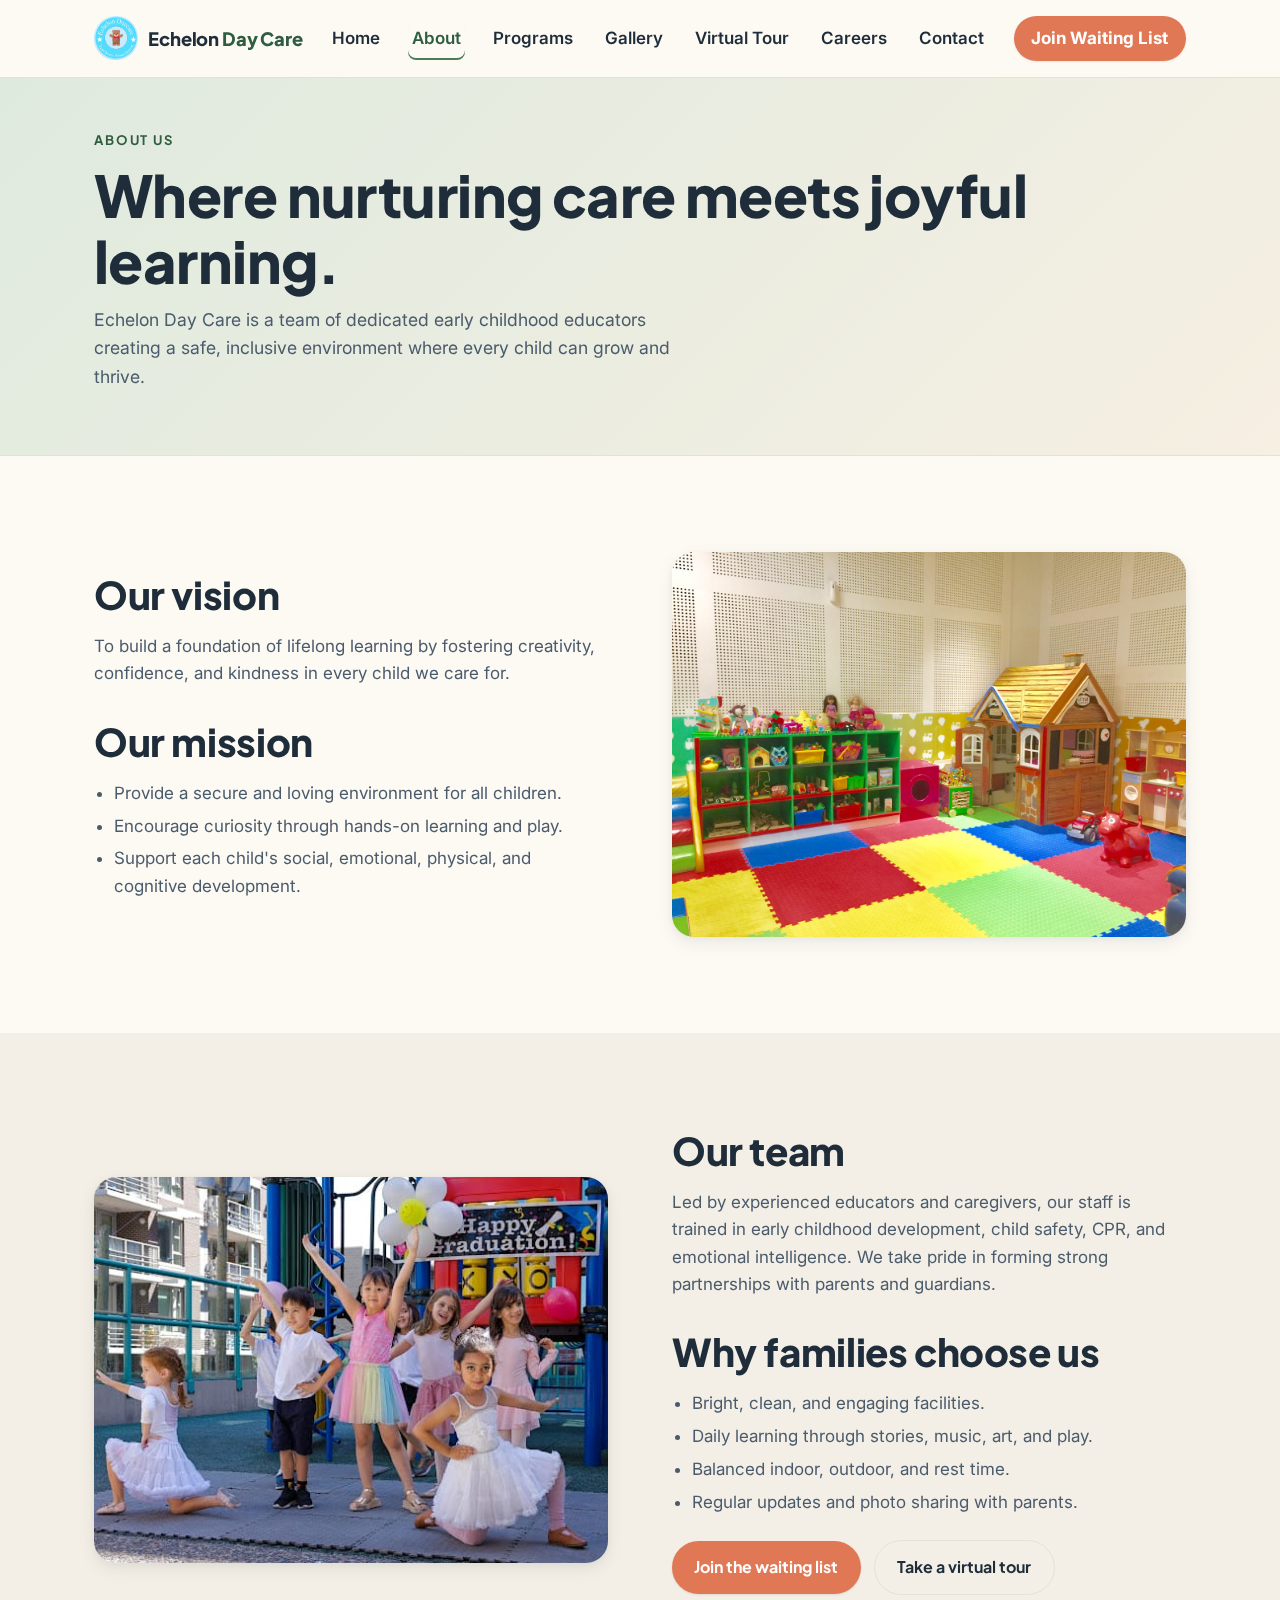
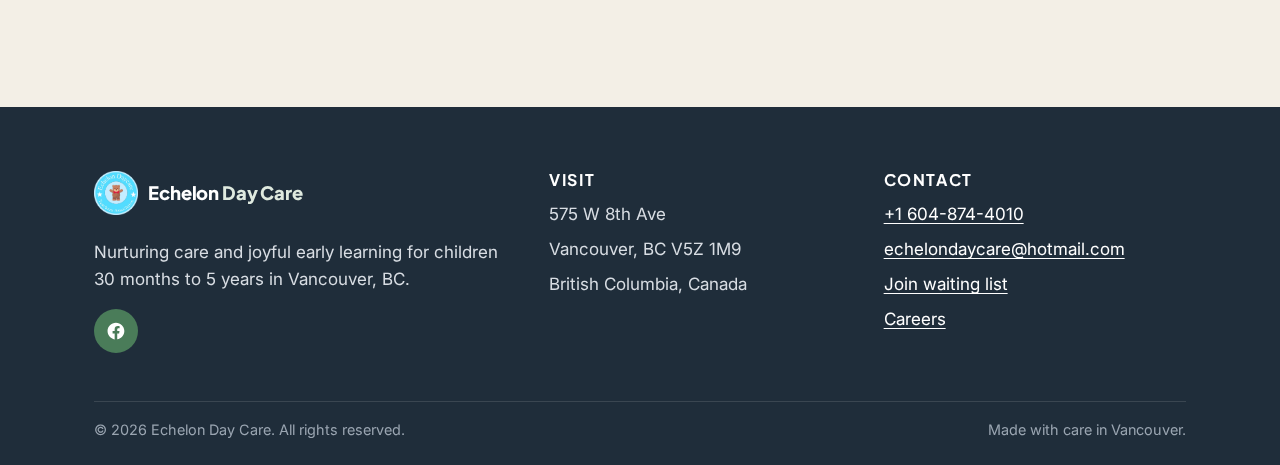
<file: about.html>
<!doctype html>
<html lang="en">
<head>
  <meta charset="utf-8" />
  <meta name="viewport" content="width=device-width, initial-scale=1" />
  <title>About — Echelon Day Care</title>
  <meta name="description" content="Meet the team and philosophy behind Echelon Day Care — a nurturing space for early learning in Vancouver, BC." />
  <link rel="canonical" href="https://echelondaycare.com/revamp/about.html" />
  <meta name="theme-color" content="#4a7c59" />
  <link rel="icon" href="../assets/img/logoMod.png" type="image/png" />

  <meta property="og:type" content="website" />
  <meta property="og:title" content="About — Echelon Day Care" />
  <meta property="og:description" content="Meet the team and philosophy behind Echelon Day Care — a nurturing space for early learning in Vancouver, BC." />
  <meta property="og:image" content="https://echelondaycare.com/assets/img/logoMod.png" />
  <meta property="og:url" content="https://echelondaycare.com/revamp/about.html" />
  <meta name="twitter:card" content="summary_large_image" />

  <link rel="preconnect" href="https://fonts.googleapis.com" />
  <link rel="preconnect" href="https://fonts.gstatic.com" crossorigin />
  <link href="https://fonts.googleapis.com/css2?family=Inter:wght@400;500;600;700&family=Plus+Jakarta+Sans:wght@500;700;800&display=swap" rel="stylesheet" />
  <link rel="stylesheet" href="assets/css/styles.css" />
</head>
<body>
  <a class="skip-link" href="#main">Skip to main content</a>
<header class="site-header">
  <div class="site-header__inner">
    <a class="brand" href="index.html" aria-label="Echelon Day Care — home">
      <img class="brand__logo" src="../assets/img/logoMod.png" alt="" width="44" height="44" />
      <span class="brand__name">Echelon <span>Day Care</span></span>
    </a>

    <button class="nav-toggle" type="button"
            aria-label="Open menu" aria-expanded="false"
            aria-controls="primary-nav" data-nav-toggle>
      <svg viewBox="0 0 24 24" aria-hidden="true" fill="none" stroke="currentColor" stroke-width="2">
        <path d="M4 6h16M4 12h16M4 18h16" stroke-linecap="round"/>
      </svg>
    </button>

    <nav class="primary-nav" id="primary-nav" data-primary-nav aria-label="Primary">
      <button class="primary-nav__close" type="button" aria-label="Close menu" data-nav-close>&times;</button>
      <a href="index.html">Home</a>
  <a href="about.html" aria-current="page">About</a>
  <a href="services.html">Programs</a>
  <a href="gallery.html">Gallery</a>
  <a href="tour.html">Virtual Tour</a>
  <a href="careers.html">Careers</a>
  <a href="contact.html">Contact</a>
    </nav>
    <div class="nav-overlay" data-nav-overlay aria-hidden="true"></div>

    <a class="header-cta" href="services.html#waiting-list">Join Waiting List</a>
  </div>
</header>
<main id="main">
  <section class="page-header">
    <div class="container">
      <span class="eyebrow">About us</span>
      <h1>Where nurturing care meets joyful learning.</h1>
      <p>Echelon Day Care is a team of dedicated early childhood educators creating a safe, inclusive environment where every child can grow and thrive.</p>
    </div>
  </section>

  <section class="section">
    <div class="container two-col">
      <div>
        <h2>Our vision</h2>
        <p>To build a foundation of lifelong learning by fostering creativity, confidence, and kindness in every child we care for.</p>
        <h2 style="margin-top:var(--space-6);">Our mission</h2>
        <ul>
          <li>Provide a secure and loving environment for all children.</li>
          <li>Encourage curiosity through hands-on learning and play.</li>
          <li>Support each child's social, emotional, physical, and cognitive development.</li>
        </ul>
      </div>
      <div class="two-col__media">
        <img src="../assets/img/about.jpg" alt="Smiling children with educator" loading="lazy" />
      </div>
    </div>
  </section>

  <section class="section section--alt">
    <div class="container two-col two-col--media-first">
      <div>
        <h2>Our team</h2>
        <p>Led by experienced educators and caregivers, our staff is trained in early childhood development, child safety, CPR, and emotional intelligence. We take pride in forming strong partnerships with parents and guardians.</p>
        <h2 style="margin-top:var(--space-6);">Why families choose us</h2>
        <ul>
          <li>Bright, clean, and engaging facilities.</li>
          <li>Daily learning through stories, music, art, and play.</li>
          <li>Balanced indoor, outdoor, and rest time.</li>
          <li>Regular updates and photo sharing with parents.</li>
        </ul>
        <p style="margin-top:var(--space-5);">
          <a class="btn btn--primary" href="services.html#waiting-list">Join the waiting list</a>
          <a class="btn btn--ghost" href="tour.html" style="margin-left:.5rem;">Take a virtual tour</a>
        </p>
      </div>
      <div class="two-col__media">
        <img src="../assets/img/photo1.jpg" alt="Educator reading to children" loading="lazy" />
      </div>
    </div>
  </section>
</main>
  <footer class="site-footer">
    <div class="container">
      <div class="footer-grid">
        <div class="footer-brand">
          <a class="brand" href="index.html" style="color:#fff;">
            <img class="brand__logo" src="../assets/img/logoMod.png" alt="" width="44" height="44" />
            <span class="brand__name" style="color:#fff;">Echelon <span style="color:#dfeadf;">Day Care</span></span>
          </a>
          <p style="margin-top:1rem;">Nurturing care and joyful early learning for children 30 months to 5 years in Vancouver, BC.</p>
          <div class="socials">
            <a href="https://www.facebook.com/echelon.daycare.5" target="_blank" rel="noopener" aria-label="Echelon Day Care on Facebook">
              <svg width="20" height="20" viewBox="0 0 24 24" fill="currentColor" aria-hidden="true"><path d="M22 12.07C22 6.48 17.52 2 11.93 2S1.86 6.48 1.86 12.07c0 5.05 3.7 9.24 8.54 10v-7.07H7.9v-2.93h2.5V9.85c0-2.47 1.47-3.83 3.72-3.83 1.08 0 2.21.19 2.21.19v2.43h-1.25c-1.23 0-1.61.76-1.61 1.55v1.86h2.74l-.44 2.93h-2.3V22c4.84-.76 8.53-4.95 8.53-9.93z"/></svg>
            </a>
          </div>
        </div>
        <div class="footer-col">
          <h4>Visit</h4>
          <ul>
            <li>575 W 8th Ave</li>
            <li>Vancouver, BC V5Z 1M9</li>
            <li>British Columbia, Canada</li>
          </ul>
        </div>
        <div class="footer-col">
          <h4>Contact</h4>
          <ul>
            <li><a href="tel:+16048744010">+1 604-874-4010</a></li>
            <li><a href="mailto:echelondaycare@hotmail.com">echelondaycare@hotmail.com</a></li>
            <li><a href="services.html#waiting-list">Join waiting list</a></li>
            <li><a href="careers.html">Careers</a></li>
          </ul>
        </div>
      </div>
      <div class="footer-bottom">
        <span>&copy; <span data-year>2026</span> Echelon Day Care. All rights reserved.</span>
        <span>Made with care in Vancouver.</span>
      </div>
    </div>
  </footer>

  <script src="assets/js/main.js" defer></script>
</body>
</html>
</file>
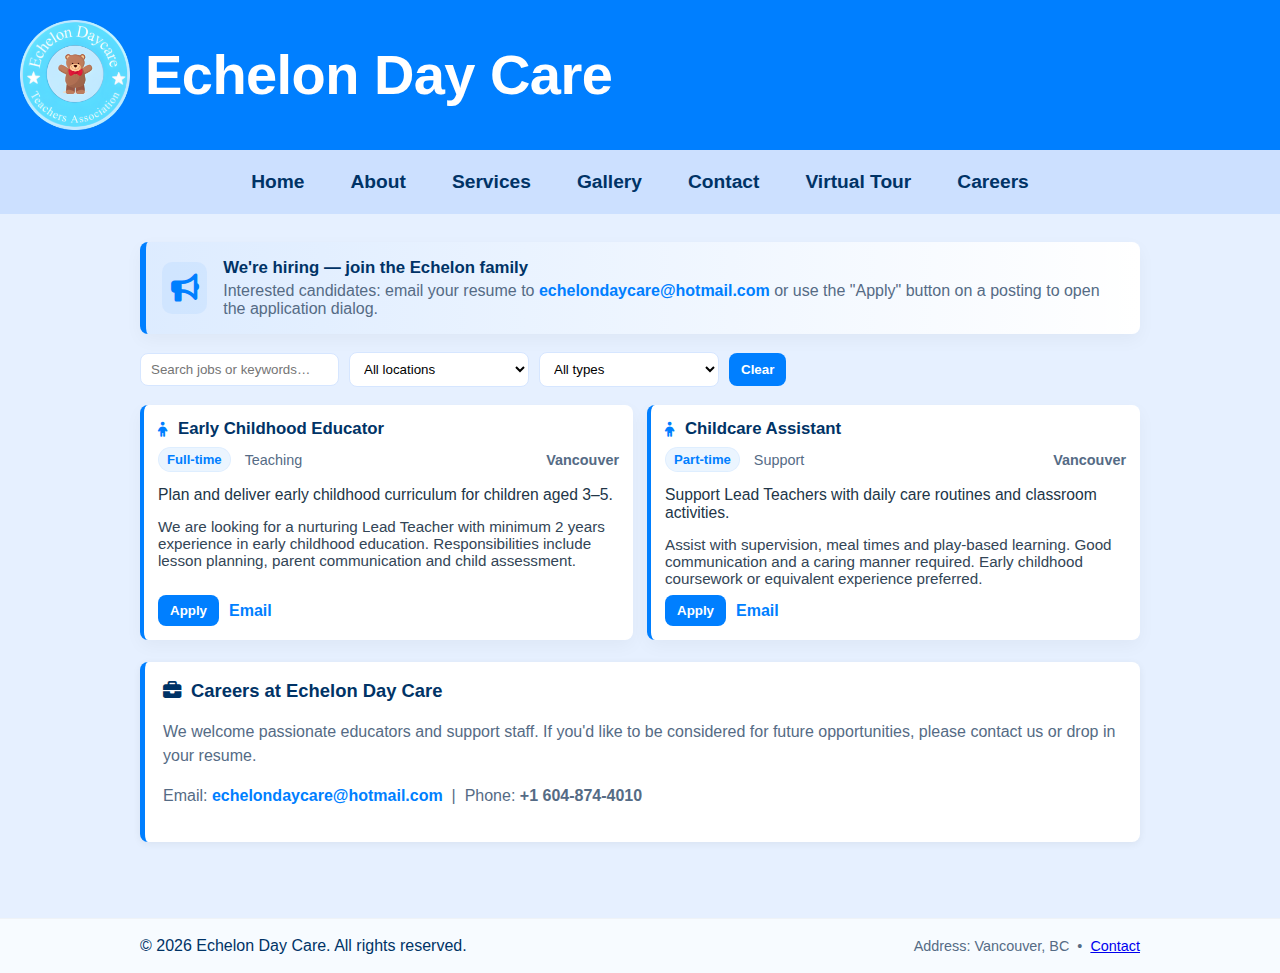
<file: careers.html>
<!DOCTYPE html>
<html lang="en">
<head>
  <meta charset="UTF-8" />
  <title>Careers - Echelon Day Care</title>
  <meta name="viewport" content="width=device-width, initial-scale=1" />
  <meta name="description" content="Careers at Echelon Day Care — view open positions, learn how to apply and submit your resume." />
  <!-- Open Graph for nicer sharing -->
  <meta property="og:title" content="Careers - Echelon Day Care">
  <meta property="og:description" content="Explore current job openings at Echelon Day Care and apply online.">
  <meta property="og:type" content="website">
  <meta property="og:image" content="logoMod.png">

  <!-- Preconnect for CDN -->
  <link rel="preconnect" href="https://cdnjs.cloudflare.com" crossorigin>
  <link rel="stylesheet"
        href="https://cdnjs.cloudflare.com/ajax/libs/font-awesome/6.5.0/css/all.min.css">

  <style>
    :root{
      --brand:#007FFF;
      --brand-strong:#003366;
      --muted:#556b85;
      --bg:#e6f0ff;
      --card:#ffffff;
      --radius:8px;
      --max-width:1000px;
    }
    html,body{height:100%;}
    /* match site-wide pages: use Arial, sans-serif for consistency */
    body {
      font-family: Arial, sans-serif;
      background-color: var(--bg);
      margin: 0;
      padding: 0;
      color: var(--brand-strong);
      -webkit-font-smoothing:antialiased;
      position: relative;
    }

    /* Skip link for accessibility */
    .skip-link {
      position: absolute;
      left: -999px;
      top: auto;
      width: 1px;
      height: 1px;
      overflow: hidden;
    }
    .skip-link:focus {
      left: 16px;
      top: 16px;
      width: auto;
      height: auto;
      background:#fff;
      color:var(--brand-strong);
      padding:8px 12px;
      z-index:1000;
      border-radius:4px;
      box-shadow:0 4px 12px rgba(0,0,0,0.12);
    }

    /* Header - left aligned to match other pages */
    header {
      background-color: #007FFF;
      color: white;
      padding: 20px;
      display: flex;
      justify-content: flex-start;
      align-items: center;
    }

    .logo-container {
      display: flex;
      align-items: center;
      gap: 15px;
      /* keep left alignment consistent with other pages */
      max-width: var(--max-width);
      margin: 0;
      flex-wrap:wrap;
    }

    .logo {
      width: 110px;
      height: auto;
      display:block;
    }

    /* Make the header/title font consistent with other pages (matches home.html) */
    .brand-title {
      font-size: 3.5em;
      margin: 0;
      font-weight: 800;
      letter-spacing: -0.01em;
      color: white;
      line-height: 1;
    }

    nav {
      background-color: #cce0ff;
      display: flex;
      justify-content: center;
      flex-wrap: wrap;
      padding: 10px 0;
    }

    nav a {
      margin: 5px 15px;
      color: #003366;
      text-decoration: none;
      font-weight: bold;
      font-size: 1.2rem;
      padding:6px 8px;
      border-radius:6px;
    }

    nav a:focus,
    nav a:hover {
      background: rgba(0,127,255,0.12);
      outline: none;
      box-shadow: 0 2px 6px rgba(0,127,255,0.08);
    }

    .container {
      padding: 28px 20px;
      max-width: var(--max-width);
      margin: 0 auto 48px;
    }

    .hero {
      display:flex;
      gap:16px;
      align-items:center;
      background: linear-gradient(90deg, rgba(0,127,255,0.04), #fff);
      border-left: 6px solid var(--brand);
      padding:16px;
      border-radius: var(--radius);
      box-shadow: 0 6px 18px rgba(0,0,0,0.04);
      margin-bottom:18px;
    }
    .hb-icon {
      font-size:28px;
      color:var(--brand);
      width:52px;
      height:52px;
      display:flex;
      align-items:center;
      justify-content:center;
      background: rgba(0,127,255,0.06);
      border-radius:10px;
    }
    .hero h2{margin:0;font-size:1.05rem;font-weight:800;}
    .hero p{margin:4px 0 0; color:var(--muted);}

    /* Filters / search bar */
    .filters {
      display:flex;
      gap:10px;
      margin:18px 0;
      flex-wrap:wrap;
      align-items:center;
    }
    .filters input[type="search"],
    .filters select {
      padding:8px 10px;
      border-radius:8px;
      border:1px solid #d6e6ff;
      background:#fff;
      min-width:180px;
    }
    .filters .btn {
      background:var(--brand);
      color:#fff;
      border:none;
      padding:9px 12px;
      border-radius:8px;
      cursor:pointer;
      font-weight:700;
    }
    .filters .btn:focus,
    .filters .btn:hover { box-shadow: 0 6px 12px rgba(0,127,255,0.12); }

    /* Jobs list */
    .jobs-list {
      display: grid;
      gap:14px;
      margin-bottom: 20px;
      grid-template-columns: repeat(auto-fit, minmax(260px, 1fr));
    }

    .job-card {
      background: var(--card);
      border-left: 4px solid var(--brand);
      padding: 14px;
      border-radius: var(--radius);
      box-shadow: 0 6px 18px rgba(0,0,0,0.04);
      display:flex;
      flex-direction:column;
      gap:8px;
      transition: transform .18s ease, box-shadow .18s ease;
    }
    .job-card:focus-within,
    .job-card:hover{
      transform: translateY(-6px);
      box-shadow: 0 14px 30px rgba(0,0,0,0.06);
    }

    .job-title {
      font-weight:800;
      margin:0;
      font-size:1.05rem;
      color:var(--brand-strong);
      display:flex;
      align-items:center;
      gap:10px;
    }
    .job-title .job-icon { color:var(--brand); font-size:0.95rem; }

    .job-meta {
      color: var(--muted);
      font-size:0.9rem;
      display:flex;
      gap:8px;
      align-items:center;
      flex-wrap:wrap;
    }
    .job-badge {
      background: rgba(0,127,255,0.08);
      border: 1px solid rgba(0,127,255,0.06);
      color:var(--brand);
      padding:4px 8px;
      border-radius:999px;
      font-weight:700;
      font-size:0.82rem;
    }
    .job-short {
      margin:6px 0;
      color:#213547;
      font-size:0.98rem;
    }
    .job-details { color:#334556; font-size:0.95rem; }

    .apply-row { display:flex; gap:10px; align-items:center; margin-top:auto; flex-wrap:wrap; }
    .apply-btn {
      background: var(--brand);
      color:#fff;
      border: none;
      padding: 8px 12px;
      border-radius:8px;
      cursor:pointer;
      font-weight:800;
    }
    .apply-email {
      color:var(--brand);
      text-decoration:none;
      font-weight:700;
    }
    .apply-btn:focus, .apply-btn:hover { box-shadow: 0 8px 18px rgba(0,127,255,0.12); }

    /* Program block preserved and polished */
    .program {
      background-color: #ffffff;
      border-left: 5px solid var(--brand);
      padding: 18px;
      margin-top: 22px;
      border-radius: var(--radius);
      box-shadow: 0 2px 8px rgba(0, 0, 0, 0.06);
    }
    .program h3 { margin-top:0; display:flex; align-items:center; gap:10px; font-size:1.15rem; }
    .program p { color:var(--muted); line-height:1.5; }

    footer {
      background:#f7fbff;
      padding:18px 20px;
      color:var(--brand-strong);
      border-top:1px solid rgba(0,0,0,0.03);
      margin-top:40px;
    }
    .footer-inner { max-width:var(--max-width); margin:0 auto; display:flex; justify-content:space-between; gap:16px; flex-wrap:wrap; align-items:center; }

    /* Modal */
    .modal-backdrop {
      position:fixed;
      inset:0;
      background: rgba(3,6,23,0.45);
      display:none;
      align-items:center;
      justify-content:center;
      z-index:10000;
      padding:20px;
    }
    .modal {
      background:#fff;
      border-radius:12px;
      width:100%;
      max-width:720px;
      padding:18px;
      box-shadow: 0 20px 60px rgba(2,20,40,0.4);
    }
    .modal header { display:flex; justify-content:space-between; align-items:center; gap:10px; }
    .modal h3 { margin:0; font-size:1.05rem; }
    .close-btn { background:transparent; border:none; font-size:1.1rem; color:var(--muted); cursor:pointer; }

    .form-row { display:flex; gap:10px; margin-top:10px; flex-wrap:wrap; }
    .form-row input[type="text"], .form-row input[type="email"], .form-row textarea {
      padding:8px 10px; border-radius:8px; border:1px solid #d6e6ff; min-width:180px; width:100%;
    }
    .form-row textarea { min-height:100px; resize:vertical; }

    .notice { margin-top:12px; color:var(--muted); font-size:0.9rem; }

    /* Responsive tweaks */
    @media (max-width:720px){
      .logo { width:64px; }
      .logo-container { justify-content:flex-start; text-align:left; }
      .brand-title { font-size: 1.6rem; } /* scale down on mobile for better fit */
      .hero { flex-direction:column; align-items:flex-start; }
    }
  </style>
</head>
<body>
  <a class="skip-link" href="#main-content">Skip to content</a>

  <header>
    <div class="logo-container">
      <img src="logoMod.png" alt="Echelon Day Care logo" class="logo" />
      <div>
        <h1 class="brand-title">Echelon Day Care</h1>
        <!-- tagline intentionally removed to match other pages -->
      </div>
    </div>
  </header>

  <nav aria-label="Primary navigation">
    <a href="home.html">Home</a>
    <a href="about.html">About</a>
    <a href="services.html">Services</a>
    <a href="Gallery.html">Gallery</a>
    <a href="contact.html">Contact</a>
    <a href="tour.html">Virtual Tour</a>
    <a href="careers.html" aria-current="page">Careers</a>
  </nav>

  <main id="main-content" class="container" tabindex="-1">
    <!-- Hiring banner -->
    <section class="hero" aria-labelledby="hiring-heading" role="region" aria-label="Hiring information">
      <div class="hb-icon" aria-hidden="true"><i class="fas fa-bullhorn"></i></div>
      <div>
        <h2 id="hiring-heading">We're hiring — join the Echelon family</h2>
        <p>Interested candidates: email your resume to <a class="apply-email" href="mailto:echelondaycare@hotmail.com">echelondaycare@hotmail.com</a> or use the "Apply" button on a posting to open the application dialog.</p>
      </div>
    </section>

    <!-- Filters & search -->
    <div class="filters" aria-hidden="false">
      <label for="job-search" class="sr-only" style="position:absolute;left:-9999px;">Search jobs</label>
      <input id="job-search" type="search" placeholder="Search jobs or keywords…" aria-label="Search jobs by title or keywords">
      <select id="filter-location" aria-label="Filter by location">
        <option value="">All locations</option>
      </select>
      <select id="filter-type" aria-label="Filter by employment type">
        <option value="">All types</option>
        <option value="Full-time">Full-time</option>
        <option value="Part-time">Part-time</option>
        <option value="Casual">Casual</option>
      </select>
      <button id="clear-filters" class="btn" title="Clear filters">Clear</button>
    </div>

    <!-- Jobs list (rendered via JS) -->
    <section class="jobs-list" id="jobs-list" aria-live="polite" aria-label="Job openings">
      <!-- JS will populate job cards here -->
    </section>

    <!-- Program block (keeps original information) -->
    <aside class="program" aria-label="Careers information">
      <h3><i class="fas fa-briefcase" aria-hidden="true"></i> Careers at Echelon Day Care</h3>
      <p>
        We welcome passionate educators and support staff. If you'd like to be considered for future opportunities,
        please contact us or drop in your resume.
      </p>
      <p style="margin-top:8px;">
        Email: <strong><a class="apply-email" href="mailto:echelondaycare@hotmail.com">echelondaycare@hotmail.com</a></strong>
        &nbsp;|&nbsp; Phone: <strong>+1 604-874-4010</strong>
      </p>
    </aside>
  </main>

  <footer>
    <div class="footer-inner">
      <div>© <span id="year"></span> Echelon Day Care. All rights reserved.</div>
      <div style="font-size:0.9rem; color:var(--muted);">Address: Vancouver, BC &nbsp;•&nbsp; <a href="contact.html">Contact</a></div>
    </div>
  </footer>

  <!-- Accessible application modal -->
  <div class="modal-backdrop" id="modal-backdrop" aria-hidden="true">
    <div class="modal" role="dialog" aria-modal="true" aria-labelledby="modal-title" aria-describedby="modal-desc">
      <header>
        <h3 id="modal-title">Apply for role</h3>
        <button class="close-btn" id="modal-close" aria-label="Close dialog">&times;</button>
      </header>

      <div id="modal-desc" style="margin-top:10px;color:var(--muted);">Fill the form below and click "Send by email" to open your email client prefilled with the job reference. Attach your resume manually before sending.</div>

      <form id="apply-form" style="margin-top:12px;">
        <div class="form-row">
          <input type="text" id="app-name" name="name" placeholder="Full name" required aria-label="Your full name">
          <input type="email" id="app-email" name="email" placeholder="Email address" required aria-label="Your email address">
        </div>
        <div class="form-row" style="margin-top:8px;">
          <input type="text" id="app-phone" name="phone" placeholder="Phone (optional)" aria-label="Phone number">
        </div>
        <div class="form-row" style="margin-top:8px;">
          <textarea id="app-cover" name="cover" placeholder="Short message / cover note (optional)"></textarea>
        </div>

        <div class="form-row" style="margin-top:12px; justify-content:flex-end;">
          <!-- Only the email fallback option is available -->
          <button type="button" id="email-fallback" class="apply-btn" style="background:#0b69d1;">Send by email</button>
        </div>
        <div class="notice" id="form-note">Note: This will open your email client with a pre-filled message. Please attach your resume manually before sending.</div>
      </form>
    </div>
  </div>

  <!-- JS: dynamic jobs, filtering, modal + email fallback -->
  <script>
    // Jobs data: keep this array up-to-date. Each entry will render as a card and in JSON-LD.
    const jobs = [
      {
        id: "J001",
        title: "Early Childhood Educator",
        category: "Teaching",
        type: "Full-time",
        location: "Vancouver",
        short: "Plan and deliver early childhood curriculum for children aged 3–5.",
        details: "We are looking for a nurturing Lead Teacher with minimum 2 years experience in early childhood education. Responsibilities include lesson planning, parent communication and child assessment.",
        datePosted: "2026-01-16"
      },
      {
        id: "J002",
        title: "Childcare Assistant",
        category: "Support",
        type: "Part-time",
        location: "Vancouver",
        short: "Support Lead Teachers with daily care routines and classroom activities.",
        details: "Assist with supervision, meal times and play-based learning. Good communication and a caring manner required. Early childhood coursework or equivalent experience preferred.",
        datePosted: "2026-01-10"
      }
    ];

    // Populate filter options (locations)
    function populateFilters(){
      const locSet = new Set(jobs.map(j => j.location));
      const locSelect = document.getElementById('filter-location');
      locSet.forEach(loc => {
        const opt = document.createElement('option');
        opt.value = loc;
        opt.textContent = loc;
        locSelect.appendChild(opt);
      });
    }

    // Render jobs to the DOM
    function renderJobs(list){
      const container = document.getElementById('jobs-list');
      container.innerHTML = '';
      if(!list.length){
        container.innerHTML = '<div style="padding:18px;background:#fff;border-radius:8px;border-left:4px solid var(--brand);">No jobs found.</div>';
        return;
      }
      list.forEach(job => {
        const card = document.createElement('article');
        card.className = 'job-card';
        card.setAttribute('tabindex', '0');
        card.innerHTML = `
          <div class="job-title"><span class="job-icon"><i class="fas fa-child" aria-hidden="true"></i></span>${escapeHtml(job.title)}</div>
          <div class="job-meta">
            <span class="job-badge">${escapeHtml(job.type)}</span>
            <span style="margin-left:6px;">${escapeHtml(job.category)}</span>
            <span style="margin-left:auto;color:var(--muted);font-weight:700;">${escapeHtml(job.location)}</span>
          </div>
          <div class="job-short">${escapeHtml(job.short)}</div>
          <div class="job-details">${escapeHtml(job.details)}</div>
          <div class="apply-row" aria-hidden="false">
            <button class="apply-btn" data-jobid="${escapeHtml(job.id)}" aria-label="Apply for ${escapeHtml(job.title)}">Apply</button>
            <a class="apply-email" href="mailto:echelondaycare@hotmail.com?subject=${encodeURIComponent('Application for ' + job.title + ' (' + job.id + ')')}" aria-label="Email application for ${escapeHtml(job.title)}">Email</a>
          </div>
        `;
        container.appendChild(card);
      });

      // Hook up the apply buttons (handled via delegation below as well)
      container.querySelectorAll('.apply-btn').forEach(btn => {
        btn.addEventListener('click', e => openApplyModal(e.currentTarget.dataset.jobid));
      });
    }

    // Simple HTML escape
    function escapeHtml(str){
      return String(str)
        .replaceAll('&','&amp;').replaceAll('<','&lt;').replaceAll('>','&gt;');
    }

    // Filtering logic
    function getFilteredJobs(){
      const q = document.getElementById('job-search').value.trim().toLowerCase();
      const loc = document.getElementById('filter-location').value;
      const type = document.getElementById('filter-type').value;
      return jobs.filter(j => {
        const matchesQuery = !q || (j.title + ' ' + j.short + ' ' + j.details).toLowerCase().includes(q);
        const matchesLoc = !loc || j.location === loc;
        const matchesType = !type || j.type === type;
        return matchesQuery && matchesLoc && matchesType;
      });
    }

    // Hook up filters
    document.addEventListener('DOMContentLoaded', () => {
      populateFilters();
      renderJobs(jobs);
      document.getElementById('year').textContent = new Date().getFullYear();

      ['job-search','filter-location','filter-type'].forEach(id => {
        document.getElementById(id).addEventListener('input', () => renderJobs(getFilteredJobs()));
      });
      document.getElementById('clear-filters').addEventListener('click', () => {
        document.getElementById('job-search').value = '';
        document.getElementById('filter-location').value = '';
        document.getElementById('filter-type').value = '';
        renderJobs(jobs);
      });

      // Keyboard shortcut: press "/" to focus search
      document.addEventListener('keydown', (e) => {
        if(e.key === '/' && document.activeElement.tagName !== 'INPUT' && document.activeElement.tagName !== 'TEXTAREA'){
          e.preventDefault();
          document.getElementById('job-search').focus();
        }
      });
    });

    // Modal & email-only form handling
    const backdrop = document.getElementById('modal-backdrop');
    const modalTitle = document.getElementById('modal-title');
    const emailFallbackBtn = document.getElementById('email-fallback');
    const modalClose = document.getElementById('modal-close');
    let activeJob = null;
    let lastTrigger = null;

    function openApplyModal(jobId, triggerEl){
      activeJob = jobs.find(j => j.id === jobId);
      if(!activeJob) return;
      modalTitle.textContent = `Apply: ${activeJob.title} (${activeJob.id})`;
      document.getElementById('app-cover').value = `Applying for ${activeJob.title} (${activeJob.id}).\n\n`;
      document.getElementById('app-name').value = '';
      document.getElementById('app-email').value = '';
      document.getElementById('app-phone').value = '';
      backdrop.style.display = 'flex';
      backdrop.setAttribute('aria-hidden','false');
      document.body.style.overflow = 'hidden';
      // remember trigger to return focus on close
      lastTrigger = triggerEl || document.activeElement;
      // focus first field
      setTimeout(()=>document.getElementById('app-name').focus(), 50);
      trapFocus(backdrop);
    }

    function closeModal(){
      backdrop.style.display = 'none';
      backdrop.setAttribute('aria-hidden','true');
      document.body.style.overflow = '';
      if(lastTrigger && typeof lastTrigger.focus === 'function') lastTrigger.focus();
    }

    // Close handlers
    modalClose.addEventListener('click', closeModal);
    backdrop.addEventListener('click', (e)=> {
      if(e.target === backdrop) closeModal();
    });
    document.addEventListener('keydown',(e)=> {
      if(e.key === 'Escape' && backdrop.style.display === 'flex') closeModal();
    });

    // Focus trap (simple)
    function trapFocus(node){
      const focusable = node.querySelectorAll('a[href], button:not([disabled]), input, textarea, select');
      if(!focusable.length) return;
      const first = focusable[0], last = focusable[focusable.length - 1];
      function handle(e){
        if(e.key !== 'Tab') return;
        if(e.shiftKey && document.activeElement === first){ e.preventDefault(); last.focus(); }
        else if(!e.shiftKey && document.activeElement === last){ e.preventDefault(); first.focus(); }
      }
      node.addEventListener('keydown', handle);
      // remove listener on close
      modalClose.addEventListener('click', ()=> node.removeEventListener('keydown', handle), {once:true});
      backdrop.addEventListener('click', ()=> node.removeEventListener('keydown', handle), {once:true});
    }

    // Email fallback button: gather fields and open mail client with prefilled subject/body
    emailFallbackBtn.addEventListener('click', () => {
      const name = document.getElementById('app-name').value.trim();
      const email = document.getElementById('app-email').value.trim();
      const phone = document.getElementById('app-phone').value.trim();
      const cover = document.getElementById('app-cover').value.trim();

      if(!name || !email){
        alert('Please provide your name and email.');
        return;
      }

      sendMailFallback({name,email,phone,cover,job:activeJob});
    });

    // Construct a mailto fallback: open user's mail client with prefilled subject and body.
    function sendMailFallback({name,email,phone,cover,job}){
      const subject = `Application for ${job.title} (${job.id})`;
      let body = `Hello Echelon team,

I would like to apply for ${job.title} (${job.id}).

`;
      if(name) body += `Name: ${name}\n`;
      if(email) body += `Email: ${email}\n`;
      if(phone) body += `Phone: ${phone}\n`;
      if(cover) body += `\n${cover}\n\n`;
      body += `Please find my resume attached (attach manually if required).\n\nThanks,\n${name}`;

      const mailto = `mailto:echelondaycare@hotmail.com?subject=${encodeURIComponent(subject)}&body=${encodeURIComponent(body)}`;
      window.location.href = mailto;
      closeModal();
    }

    // Wire up apply buttons rendered on initial load: use event delegation in case of dynamic re-rendering
    document.body.addEventListener('click', (e) => {
      const btn = e.target.closest('.apply-btn');
      if(!btn) return;
      const id = btn.dataset.jobid;
      openApplyModal(id, btn);
    });

    /**
     * Generate JSON-LD structured data for jobs for SEO.
     * If you add/remove jobs in the `jobs` array, the script will generate corresponding JobPosting objects.
     */
    (function renderJobStructuredData(){
      const jobPostings = jobs.map(j => ({
        "@context": "https://schema.org",
        "@type": "JobPosting",
        "title": j.title,
        "description": j.details,
        "datePosted": j.datePosted,
        "employmentType": j.type.toUpperCase().replace(/-/g,'_'),
        "hiringOrganization": {
          "@type": "Organization",
          "name": "Echelon Day Care",
          "sameAs": window.location.origin || "https://example.com",
          "logo": new URL('logoMod.png', window.location.href).href
        },
        "jobLocation": {
          "@type": "Place",
          "address": {
            "@type": "PostalAddress",
            "addressLocality": j.location,
            "addressRegion": "BC",
            "addressCountry": "CA"
          }
        }
      }));
      // Insert JSON-LD into the document for search engines
      const script = document.createElement('script');
      script.type = 'application/ld+json';
      script.textContent = JSON.stringify(jobPostings.length === 1 ? jobPostings[0] : {"@graph": jobPostings}, null, 2);
      document.head.appendChild(script);
    })();

  </script>
</body>
</html>
</file>
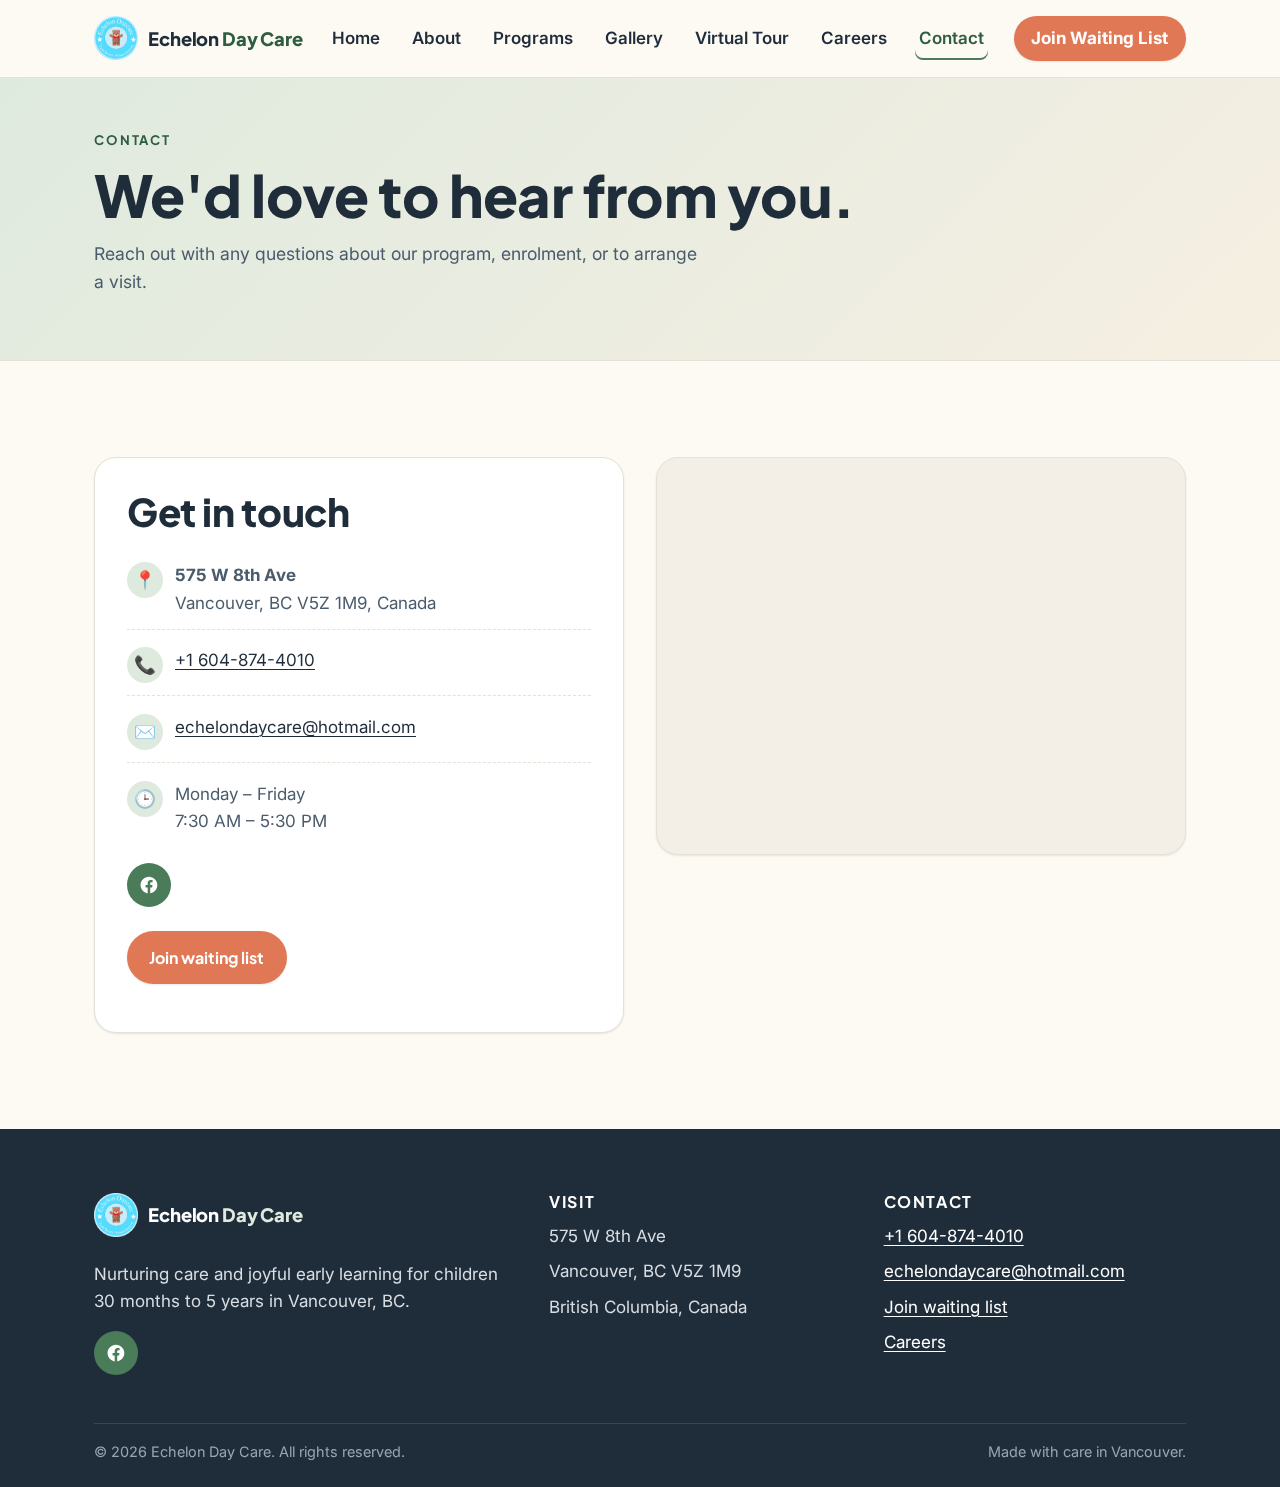
<file: contact.html>
<!doctype html>
<html lang="en">
<head>
  <meta charset="utf-8" />
  <meta name="viewport" content="width=device-width, initial-scale=1" />
  <title>Contact — Echelon Day Care</title>
  <meta name="description" content="Visit us at 575 W 8th Ave, Vancouver, or reach us by phone or email." />
  <link rel="canonical" href="https://echelondaycare.com/revamp/contact.html" />
  <meta name="theme-color" content="#4a7c59" />
  <link rel="icon" href="../assets/img/logoMod.png" type="image/png" />

  <meta property="og:type" content="website" />
  <meta property="og:title" content="Contact — Echelon Day Care" />
  <meta property="og:description" content="Visit us at 575 W 8th Ave, Vancouver, or reach us by phone or email." />
  <meta property="og:image" content="https://echelondaycare.com/assets/img/logoMod.png" />
  <meta property="og:url" content="https://echelondaycare.com/revamp/contact.html" />
  <meta name="twitter:card" content="summary_large_image" />

  <link rel="preconnect" href="https://fonts.googleapis.com" />
  <link rel="preconnect" href="https://fonts.gstatic.com" crossorigin />
  <link href="https://fonts.googleapis.com/css2?family=Inter:wght@400;500;600;700&family=Plus+Jakarta+Sans:wght@500;700;800&display=swap" rel="stylesheet" />
  <link rel="stylesheet" href="assets/css/styles.css" />
</head>
<body>
  <a class="skip-link" href="#main">Skip to main content</a>
<header class="site-header">
  <div class="site-header__inner">
    <a class="brand" href="index.html" aria-label="Echelon Day Care — home">
      <img class="brand__logo" src="../assets/img/logoMod.png" alt="" width="44" height="44" />
      <span class="brand__name">Echelon <span>Day Care</span></span>
    </a>

    <button class="nav-toggle" type="button"
            aria-label="Open menu" aria-expanded="false"
            aria-controls="primary-nav" data-nav-toggle>
      <svg viewBox="0 0 24 24" aria-hidden="true" fill="none" stroke="currentColor" stroke-width="2">
        <path d="M4 6h16M4 12h16M4 18h16" stroke-linecap="round"/>
      </svg>
    </button>

    <nav class="primary-nav" id="primary-nav" data-primary-nav aria-label="Primary">
      <button class="primary-nav__close" type="button" aria-label="Close menu" data-nav-close>&times;</button>
      <a href="index.html">Home</a>
  <a href="about.html">About</a>
  <a href="services.html">Programs</a>
  <a href="gallery.html">Gallery</a>
  <a href="tour.html">Virtual Tour</a>
  <a href="careers.html">Careers</a>
  <a href="contact.html" aria-current="page">Contact</a>
    </nav>
    <div class="nav-overlay" data-nav-overlay aria-hidden="true"></div>

    <a class="header-cta" href="services.html#waiting-list">Join Waiting List</a>
  </div>
</header>
<main id="main">
  <section class="page-header">
    <div class="container">
      <span class="eyebrow">Contact</span>
      <h1>We'd love to hear from you.</h1>
      <p>Reach out with any questions about our program, enrolment, or to arrange a visit.</p>
    </div>
  </section>

  <section class="section">
    <div class="container">
      <div class="contact-grid">
        <div class="contact-card">
          <h2>Get in touch</h2>
          <ul class="contact-list">
            <li>
              <span class="ico" aria-hidden="true">📍</span>
              <div>
                <strong>575 W 8th Ave</strong><br />
                Vancouver, BC V5Z 1M9, Canada
              </div>
            </li>
            <li>
              <span class="ico" aria-hidden="true">📞</span>
              <div><a href="tel:+16048744010">+1 604-874-4010</a></div>
            </li>
            <li>
              <span class="ico" aria-hidden="true">✉️</span>
              <div><a href="mailto:echelondaycare@hotmail.com">echelondaycare@hotmail.com</a></div>
            </li>
            <li>
              <span class="ico" aria-hidden="true">🕒</span>
              <div>Monday – Friday<br />7:30 AM – 5:30 PM</div>
            </li>
          </ul>
          <div class="socials" aria-label="Follow us">
            <a href="https://www.facebook.com/echelon.daycare.5" target="_blank" rel="noopener" aria-label="Facebook">
              <svg width="20" height="20" viewBox="0 0 24 24" fill="currentColor" aria-hidden="true"><path d="M22 12.07C22 6.48 17.52 2 11.93 2S1.86 6.48 1.86 12.07c0 5.05 3.7 9.24 8.54 10v-7.07H7.9v-2.93h2.5V9.85c0-2.47 1.47-3.83 3.72-3.83 1.08 0 2.21.19 2.21.19v2.43h-1.25c-1.23 0-1.61.76-1.61 1.55v1.86h2.74l-.44 2.93h-2.3V22c4.84-.76 8.53-4.95 8.53-9.93z"/></svg>
            </a>
          </div>
          <p style="margin-top:var(--space-5);">
            <a class="btn btn--primary" href="services.html#waiting-list">Join waiting list</a>
          </p>
        </div>

        <div class="map-wrap">
          <iframe
            title="Echelon Day Care location on Google Maps"
            src="https://www.google.com/maps?q=575+W+8th+Ave,+Vancouver,+BC+V5Z+1M9&output=embed"
            loading="lazy"
            referrerpolicy="no-referrer-when-downgrade"
            allowfullscreen></iframe>
        </div>
      </div>
    </div>
  </section>
</main>
  <footer class="site-footer">
    <div class="container">
      <div class="footer-grid">
        <div class="footer-brand">
          <a class="brand" href="index.html" style="color:#fff;">
            <img class="brand__logo" src="../assets/img/logoMod.png" alt="" width="44" height="44" />
            <span class="brand__name" style="color:#fff;">Echelon <span style="color:#dfeadf;">Day Care</span></span>
          </a>
          <p style="margin-top:1rem;">Nurturing care and joyful early learning for children 30 months to 5 years in Vancouver, BC.</p>
          <div class="socials">
            <a href="https://www.facebook.com/echelon.daycare.5" target="_blank" rel="noopener" aria-label="Echelon Day Care on Facebook">
              <svg width="20" height="20" viewBox="0 0 24 24" fill="currentColor" aria-hidden="true"><path d="M22 12.07C22 6.48 17.52 2 11.93 2S1.86 6.48 1.86 12.07c0 5.05 3.7 9.24 8.54 10v-7.07H7.9v-2.93h2.5V9.85c0-2.47 1.47-3.83 3.72-3.83 1.08 0 2.21.19 2.21.19v2.43h-1.25c-1.23 0-1.61.76-1.61 1.55v1.86h2.74l-.44 2.93h-2.3V22c4.84-.76 8.53-4.95 8.53-9.93z"/></svg>
            </a>
          </div>
        </div>
        <div class="footer-col">
          <h4>Visit</h4>
          <ul>
            <li>575 W 8th Ave</li>
            <li>Vancouver, BC V5Z 1M9</li>
            <li>British Columbia, Canada</li>
          </ul>
        </div>
        <div class="footer-col">
          <h4>Contact</h4>
          <ul>
            <li><a href="tel:+16048744010">+1 604-874-4010</a></li>
            <li><a href="mailto:echelondaycare@hotmail.com">echelondaycare@hotmail.com</a></li>
            <li><a href="services.html#waiting-list">Join waiting list</a></li>
            <li><a href="careers.html">Careers</a></li>
          </ul>
        </div>
      </div>
      <div class="footer-bottom">
        <span>&copy; <span data-year>2026</span> Echelon Day Care. All rights reserved.</span>
        <span>Made with care in Vancouver.</span>
      </div>
    </div>
  </footer>

  <script src="assets/js/main.js" defer></script>
</body>
</html>
</file>
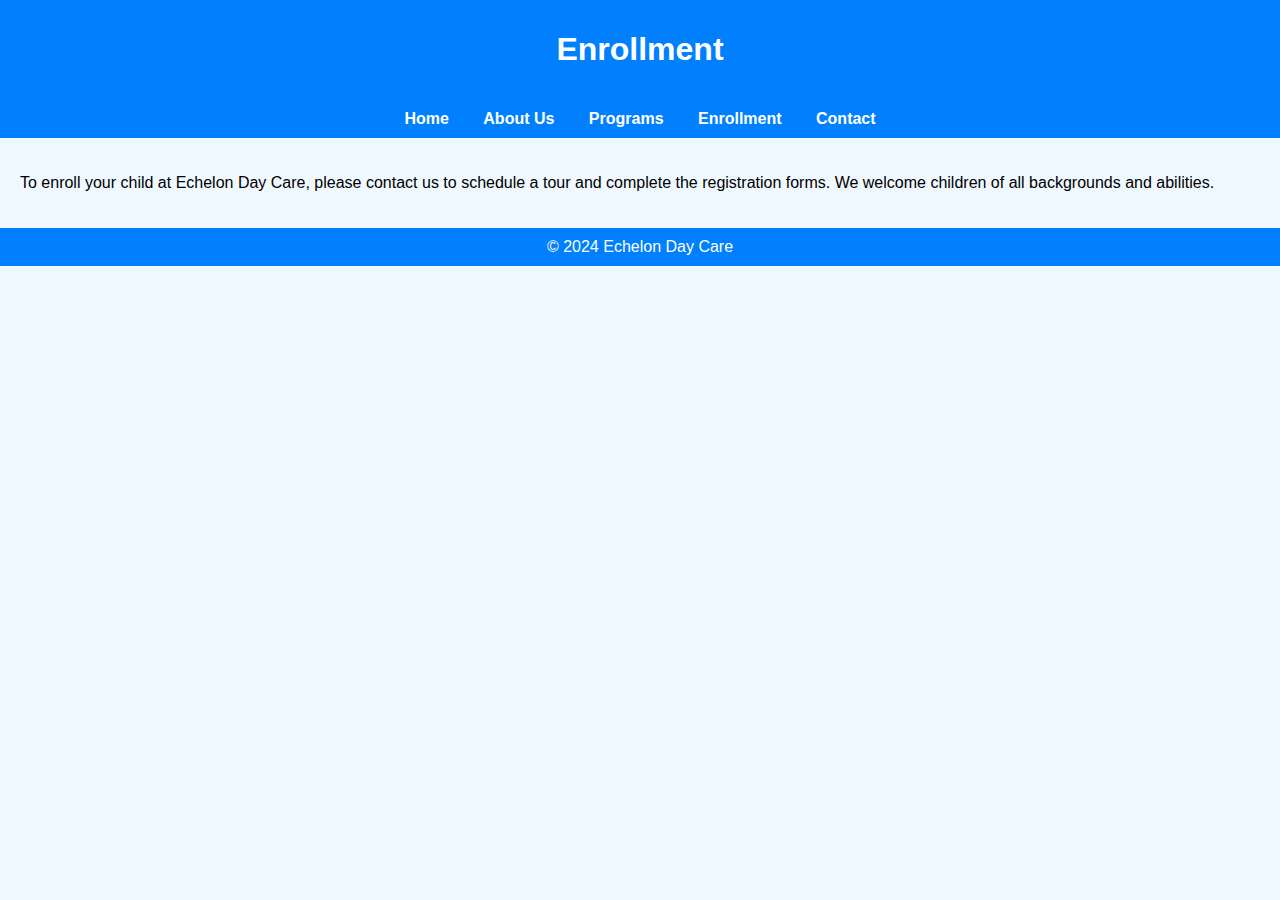
<file: enrollment.html>
<!DOCTYPE html>
<html lang="en">
<head>
    <meta charset="UTF-8">
    <title>Enrollment - Echelon Day Care</title>
    <style>
        body { font-family: Arial, sans-serif; background-color: #f0f8ff; margin: 0; padding: 0; }
        header, nav, footer { background-color: #007FFF; color: white; text-align: center; padding: 10px; }
        nav a { color: white; margin: 0 15px; text-decoration: none; font-weight: bold; }
        section { padding: 20px; }
    </style>
</head>
<body>
    <header><h1>Enrollment</h1></header>
    <nav>
        <a href="index.html">Home</a>
        <a href="about.html">About Us</a>
        <a href="programs.html">Programs</a>
        <a href="enrollment.html">Enrollment</a>
        <a href="contact.html">Contact</a>
    </nav>
    <section>
        <p>To enroll your child at Echelon Day Care, please contact us to schedule a tour and complete the registration forms. We welcome children of all backgrounds and abilities.</p>
    </section>
    <footer>&copy; 2024 Echelon Day Care</footer>
</body>
</html>
</file>
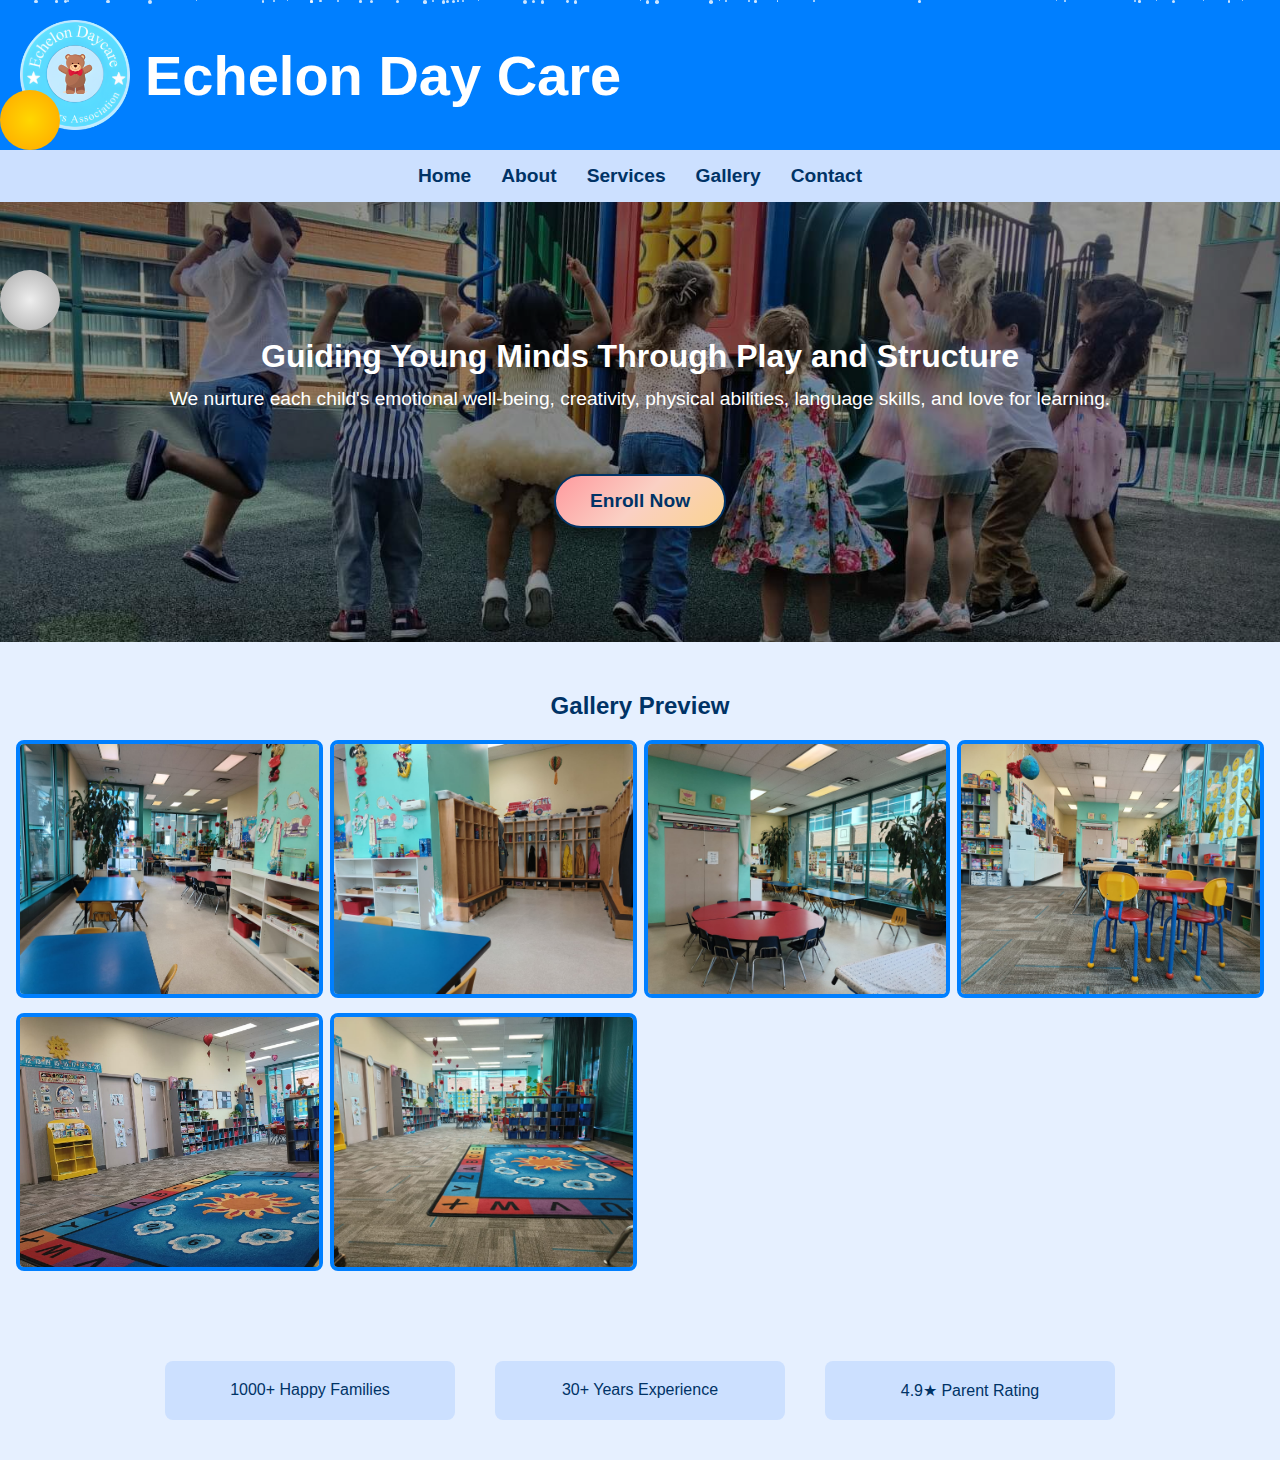
<file: home.html>
<!DOCTYPE html>
<html lang="en">

<head>
    <meta charset="UTF-8" />
    <title>Echelon Day Care</title>
    <meta name="viewport" content="width=device-width, initial-scale=1.0" />
    <style>
        /* All your previous CSS from before */
        body {
            font-family: Arial, sans-serif;
            background-color: #e6f0ff;
            margin: 0;
            padding: 0;
            color: #003366;
        }

        header {
            background-color: #007FFF;
            color: white;
            padding: 20px;
        }

        .logo-container {
            display: flex;
            align-items: center;
            gap: 15px;
            flex-wrap: wrap;
        }

        .logo {
            width: 110px;
            height: auto;
        }

        .logo-container h1 {
            font-size: 3.5em;
            margin: 0;
        }

        nav {
            background-color: #cce0ff;
            display: flex;
            justify-content: center;
            flex-wrap: wrap;
            padding: 10px 0;
        }

        nav a {
            margin: 5px 15px;
            color: #003366;
            text-decoration: none;
            font-weight: bold;
            font-size: 1.2rem;
        }

        section {
            padding: 30px 20px;
            text-align: center;
        }

        .hero {
            position: relative;
            background-image: url('hero-bg.jpg');
            background-size: cover;
            background-position: center;
            background-repeat: no-repeat;
            color: white;
            height: 400px;
            display: flex;
            flex-direction: column;
            justify-content: center;
            align-items: center;
            text-align: center;
            padding: 20px;
        }

        .hero::before {
            content: '';
            position: absolute;
            top: 0;
            left: 0;
            width: 100%;
            height: 100%;
            background-color: rgba(0, 0, 0, 0.4);
            z-index: 0;
        }

        .hero h1,
        .hero p {
            position: relative;
            z-index: 1;
        }

        .hero h1 {
            font-size: 2em;
            margin-bottom: 10px;
        }

        .hero p {
            font-size: 1.2em;
            line-height: 1.5;
            max-width: 90%;
            margin: 0 auto;
        }

        .features,
        .stats {
            display: flex;
            justify-content: center;
            flex-wrap: wrap;
            gap: 20px;
            margin-top: 20px;
        }

        .feature-box,
        .stat-box {
            background-color: #cce0ff;
            padding: 20px;
            margin: 10px;
            border-radius: 8px;
            width: 250px;
            font-size: 1rem;
        }

        .gallery-grid {
            display: grid;
            grid-template-columns: repeat(auto-fit, minmax(280px, 1fr));
            gap: 15px;
            justify-items: center;
        }

        .gallery-grid img {
            width: 100%;
            height: 250px;
            object-fit: cover;
            border: 4px solid #007FFF;
            border-radius: 8px;
            cursor: pointer;
            transition: transform 0.3s ease;
        }

        .gallery-grid img:hover {
            transform: scale(1.02);
        }

        /* Modal Styles */
        .modal {
            display: none;
            position: fixed;
            z-index: 9999;
            left: 0;
            top: 0;
            width: 100%;
            height: 100%;
            background-color: rgba(0, 0, 0, 0.9);
            justify-content: center;
            align-items: center;
        }

        .modal-content {
            max-width: 90%;
            max-height: 80%;
            border-radius: 8px;
        }

        .close,
        .prev,
        .next {
            position: absolute;
            top: 50%;
            color: white;
            font-size: 36px;
            font-weight: bold;
            cursor: pointer;
            user-select: none;
            padding: 10px;
            background: rgba(0, 0, 0, 0.5);
            border-radius: 50%;
            transform: translateY(-50%);
            z-index: 10000;
        }

        .close {
            top: 20px;
            right: 30px;
            font-size: 40px;
            transform: none;
        }

        .prev {
            left: 30px;
        }

        .next {
            right: 30px;
        }

        .close:hover,
        .prev:hover,
        .next:hover {
            background-color: rgba(255, 255, 255, 0.2);
        }

        html {
            scroll-behavior: smooth;
        }

        /* Elegant Enroll Now Button */
        .cta-btn {
            display: inline-block;
            padding: 14px 34px;
            font-size: 1.2rem;
            font-weight: 600;
            border-radius: 50px;
            text-decoration: none;
            color: #003366;
            background: linear-gradient(135deg, #ff9a9e, #fad0c4, #fad390);
            border: 2px solid #003366;
            box-shadow: 0 4px 15px rgba(0, 0, 0, 0.15);
            transition: all 0.3s ease-in-out;
            position: relative;
            z-index: 1;
            margin-top: 60px;
            animation: pulse 1s infinite;
        }

        .cta-btn:hover {
            background: linear-gradient(135deg, #fad390, #fbc2eb, #a6c0fe);
            color: #000;
            transform: translateY(-3px) scale(1.05);
            box-shadow: 0 6px 20px rgba(0, 0, 0, 0.25);
        }

        @keyframes pulse {
            0% {
                transform: scale(1);
            }

            50% {
                transform: scale(1.05);
            }

            100% {
                transform: scale(1);
            }
        }

        /* Stars Animation */
        .stars-container {
            position: fixed;
            top: 0;
            left: 0;
            width: 100%;
            height: 100%;
            pointer-events: none;
            overflow: hidden;
            z-index: 999;
        }

        .star {
            position: absolute;
            width: 2px;
            height: 2px;
            background: white;
            border-radius: 50%;
            opacity: 0.8;
            animation: fall linear infinite;
        }

        @keyframes fall {
            0% {
                transform: translateY(-10px) translateX(0);
                opacity: 1;
            }

            100% {
                transform: translateY(100vh) translateX(20px);
                opacity: 0;
            }
        }

        /* Sun & Moon Animation */
        .sun,
        .moon {
            position: fixed;
            width: 60px;
            height: 60px;
            border-radius: 50%;
            z-index: 998;
        }

        .sun {
            background: radial-gradient(circle, #FFD700, #FFA500);
            top: 10%;
            animation: sunMove 30s linear infinite alternate;
        }

        .moon {
            background: radial-gradient(circle, #EEE, #AAA);
            top: 30%;
            animation: moonMove 30s linear infinite alternate;
        }

        @keyframes sunMove {
            0% {
                left: -10%;
                top: 10%;
            }

            50% {
                left: 50%;
                top: 20%;
            }

            100% {
                left: 110%;
                top: 10%;
            }
        }

        @keyframes moonMove {
            0% {
                left: 110%;
                top: 30%;
            }

            50% {
                left: 50%;
                top: 15%;
            }

            100% {
                left: -10%;
                top: 30%;
            }
        }

        /* Optional: Make stars smaller on mobile */
        @media (max-width: 768px) {
            .star {
                width: 1.5px;
                height: 1.5px;
            }

            .sun,
            .moon {
                width: 40px;
                height: 40px;
            }
        }

        /* Responsive adjustments */
        @media (max-width: 768px) {
            .logo-container {
                flex-wrap: nowrap;
                justify-content: center;
                text-align: center;
                flex-direction: row;
            }

            .logo {
                width: 40px;
            }

            .logo-container h1 {
                font-size: 1.6em;
            }

            nav a {
                font-size: 1rem;
            }

            .hero {
                height: 300px;
            }

            .hero h1 {
                font-size: 1.5em;
            }

            .hero p {
                font-size: 1em;
            }

            .stat-box,
            .feature-box {
                width: 90%;
            }

            .gallery-grid img {
                height: 180px;
            }

            .close,
            .prev,
            .next {
                font-size: 28px;
            }
        }
    </style>
</head>

<body>
    <header>
        <div class="logo-container">
            <img src="logoMod.png" alt="Echelon Logo" class="logo" />
            <h1>Echelon Day Care</h1>
        </div>
    </header>

    <!-- Animated Sky Elements -->
    <div class="stars-container" id="starsContainer"></div>
    <div class="sun"></div>
    <div class="moon"></div>

    <nav>
        <a href="home.html">Home</a>
        <a href="about.html">About</a>
        <a href="services.html">Services</a>
        <a href="gallery.html">Gallery</a>
        <a href="contact.html">Contact</a>
    </nav>

    <section class="hero">
        <h1>Guiding Young Minds Through Play and Structure</h1>
        <p>We nurture each child's emotional well-being, creativity, physical abilities, language skills, and love for
            learning.</p>
        <a href="services.html#waiting-list" class="cta-btn">Enroll Now</a>
    </section>

    <section class="gallery">
        <h2>Gallery Preview</h2>
        <div class="gallery-grid">
            <img src="1.jpg" alt="Gallery Image 1" onclick="openModal(0)" />
            <img src="2.jpg" alt="Gallery Image 2" onclick="openModal(1)" />
            <img src="3.jpg" alt="Gallery Image 3" onclick="openModal(2)" />
            <img src="4.jpg" alt="Gallery Image 4" onclick="openModal(3)" />
            <img src="5.jpg" alt="Gallery Image 5" onclick="openModal(4)" />
            <img src="6.jpg" alt="Gallery Image 6" onclick="openModal(5)" />
        </div>
    </section>

    <section class="stats">
        <div class="stat-box">1000+ Happy Families</div>
        <div class="stat-box">30+ Years Experience</div>
        <div class="stat-box">4.9★ Parent Rating</div>
    </section>

    <!-- Modal -->
    <div id="imageModal" class="modal" onclick="clickOutside(event)">
        <span class="close" onclick="closeModal()">&times;</span>
        <span class="prev" onclick="changeImage(-1)">&#10094;</span>
        <img class="modal-content" id="modalImg" />
        <span class="next" onclick="changeImage(1)">&#10095;</span>
    </div>

    <!-- Scripts -->
    <script>
        // Stars Animation
        const starsContainer = document.getElementById('starsContainer');
        for (let i = 0; i < 50; i++) {
            const star = document.createElement('div');
            star.className = 'star';
            star.style.left = Math.random() * 100 + 'vw';
            star.style.animationDuration = (3 + Math.random() * 4) + 's';
            star.style.animationDelay = Math.random() * 5 + 's';
            star.style.width = star.style.height = (1 + Math.random() * 3) + 'px';
            starsContainer.appendChild(star);
        }

        // Modal Gallery JS
        const imageList = ["1.jpg", "2.jpg", "3.jpg", "4.jpg", "5.jpg", "6.jpg"];
        let currentIndex = 0;

        function openModal(index) {
            currentIndex = index;
            document.getElementById("modalImg").src = imageList[currentIndex];
            document.getElementById("imageModal").style.display = "flex";
        }

        function closeModal() {
            document.getElementById("imageModal").style.display = "none";
        }

        function changeImage(direction) {
            currentIndex += direction;
            if (currentIndex < 0) currentIndex = imageList.length - 1;
            if (currentIndex >= imageList.length) currentIndex = 0;
            document.getElementById("modalImg").src = imageList[currentIndex];
        }

        function clickOutside(event) {
            const modal = document.getElementById("imageModal");
            if (event.target === modal) {
                closeModal();
            }
        }

        document.addEventListener("keydown", function (event) {
            const modal = document.getElementById("imageModal");
            if (modal.style.display === "flex") {
                if (event.key === "ArrowLeft") {
                    changeImage(-1);
                } else if (event.key === "ArrowRight") {
                    changeImage(1);
                } else if (event.key === "Escape") {
                    closeModal();
                }
            }
        });
    </script>
</body>

</html>
</file>
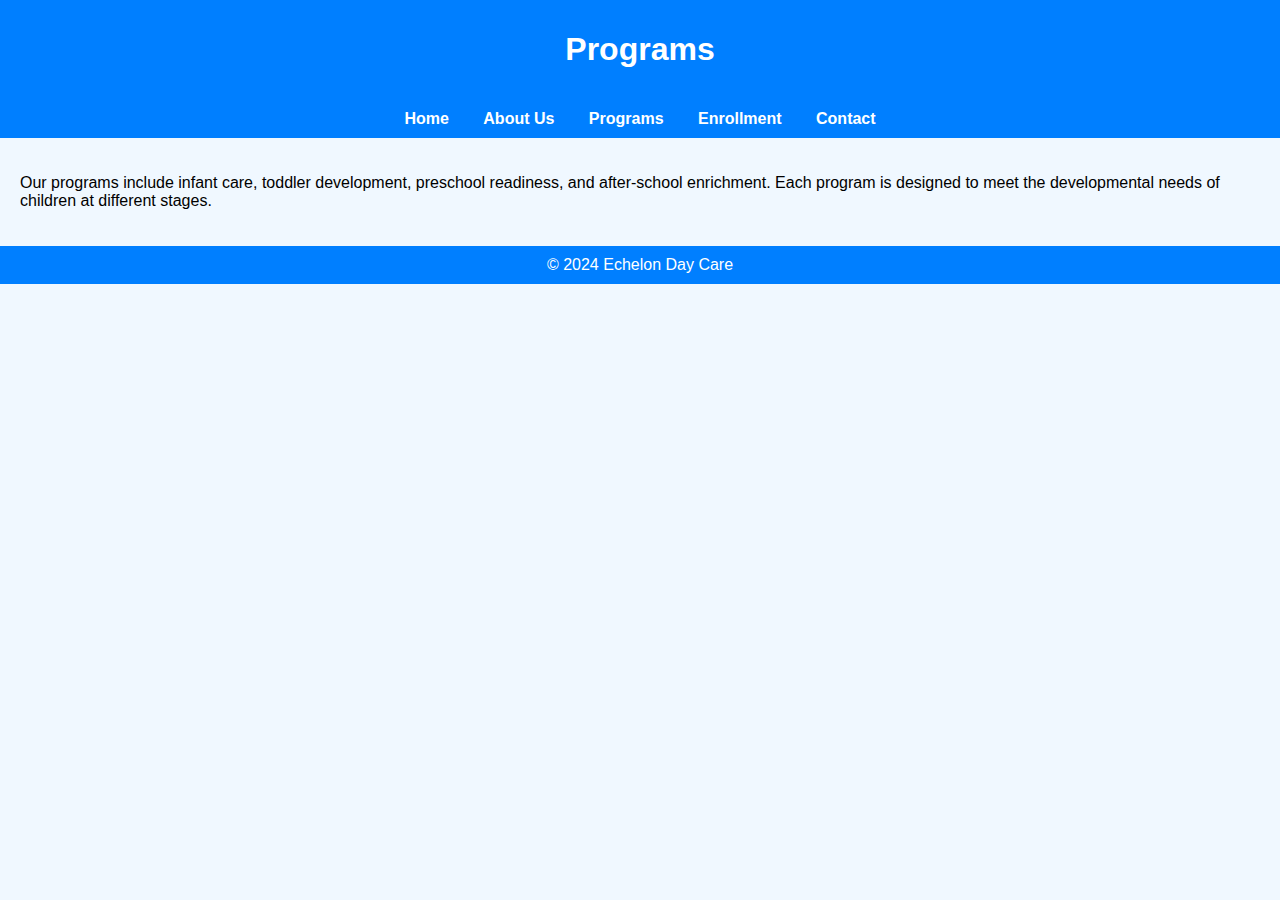
<file: programs.html>
<!DOCTYPE html>
<html lang="en">
<head>
    <meta charset="UTF-8">
    <title>Programs - Echelon Day Care</title>
    <style>
        body { font-family: Arial, sans-serif; background-color: #f0f8ff; margin: 0; padding: 0; }
        header, nav, footer { background-color: #007FFF; color: white; text-align: center; padding: 10px; }
        nav a { color: white; margin: 0 15px; text-decoration: none; font-weight: bold; }
        section { padding: 20px; }
    </style>
</head>
<body>
    <header><h1>Programs</h1></header>
    <nav>
        <a href="index.html">Home</a>
        <a href="about.html">About Us</a>
        <a href="programs.html">Programs</a>
        <a href="enrollment.html">Enrollment</a>
        <a href="contact.html">Contact</a>
    </nav>
    <section>
        <p>Our programs include infant care, toddler development, preschool readiness, and after-school enrichment. Each program is designed to meet the developmental needs of children at different stages.</p>
    </section>
    <footer>&copy; 2024 Echelon Day Care</footer>
</body>
</html>
</file>
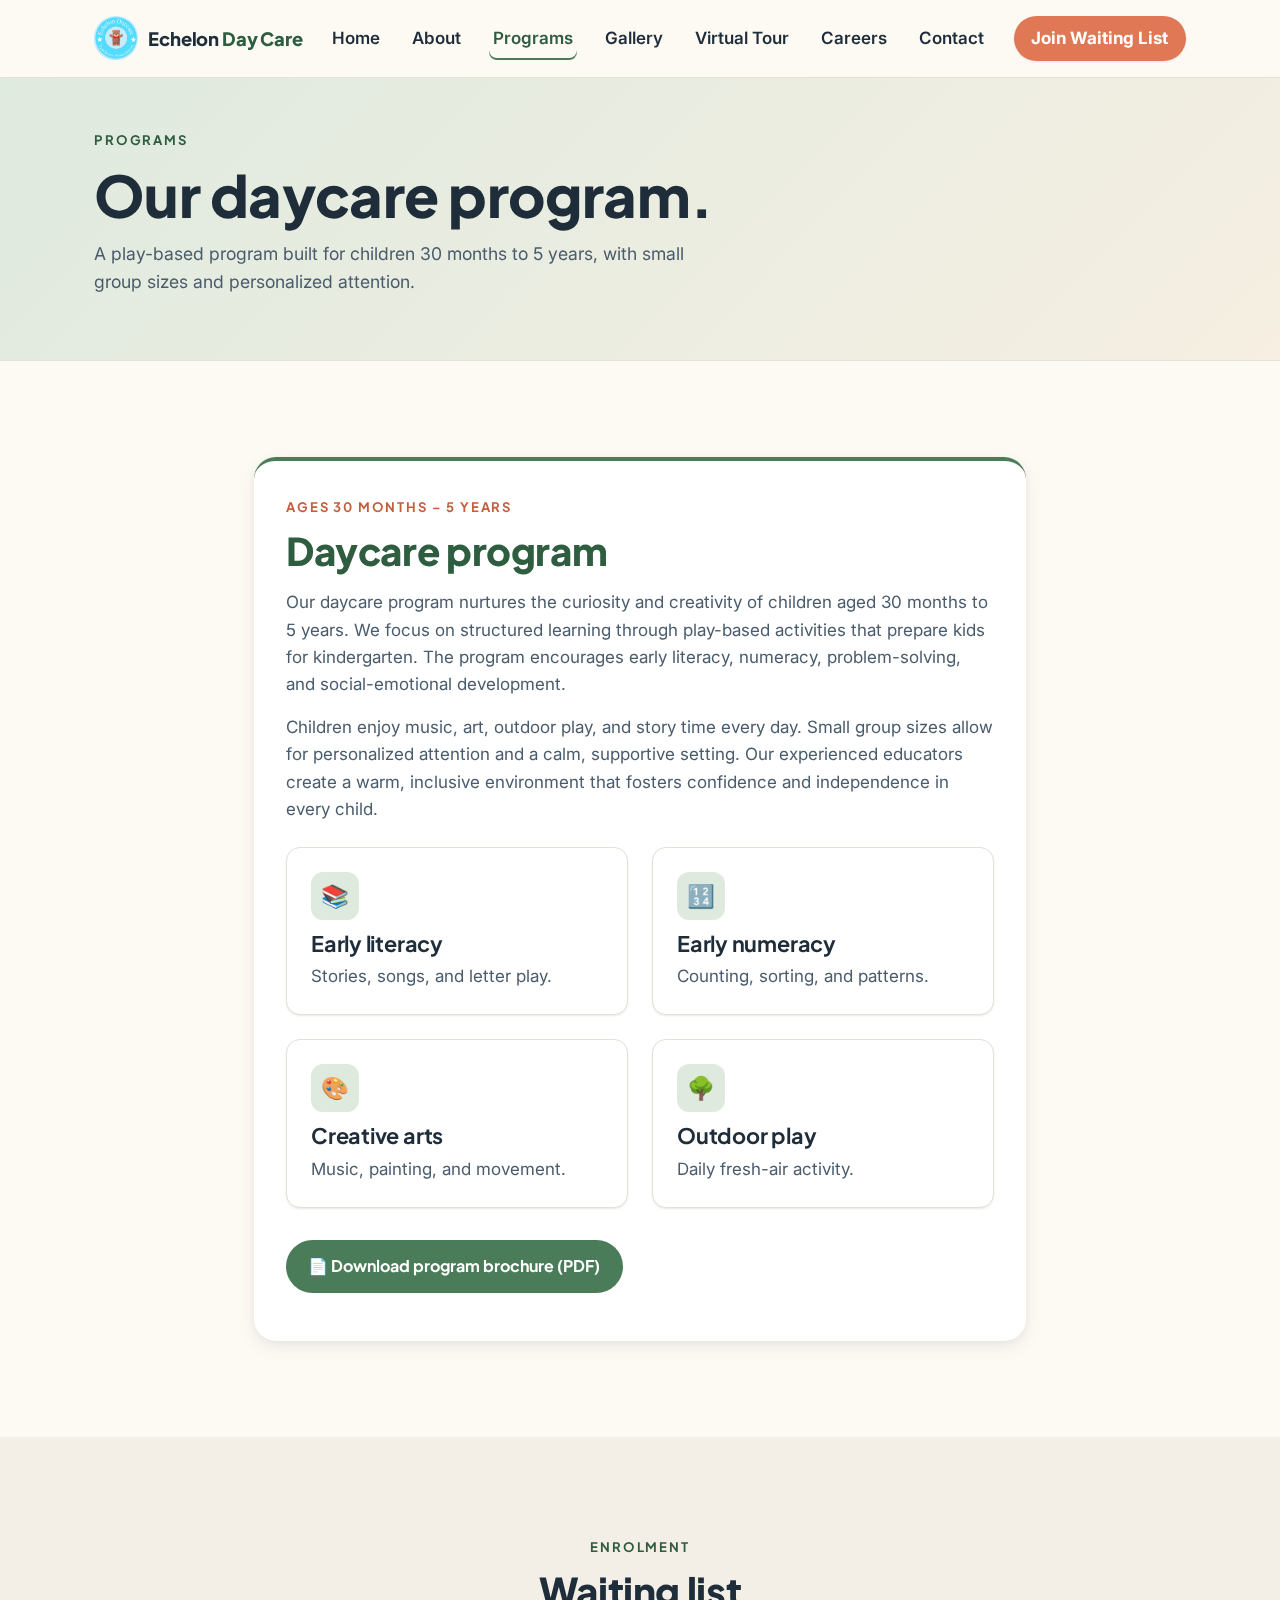
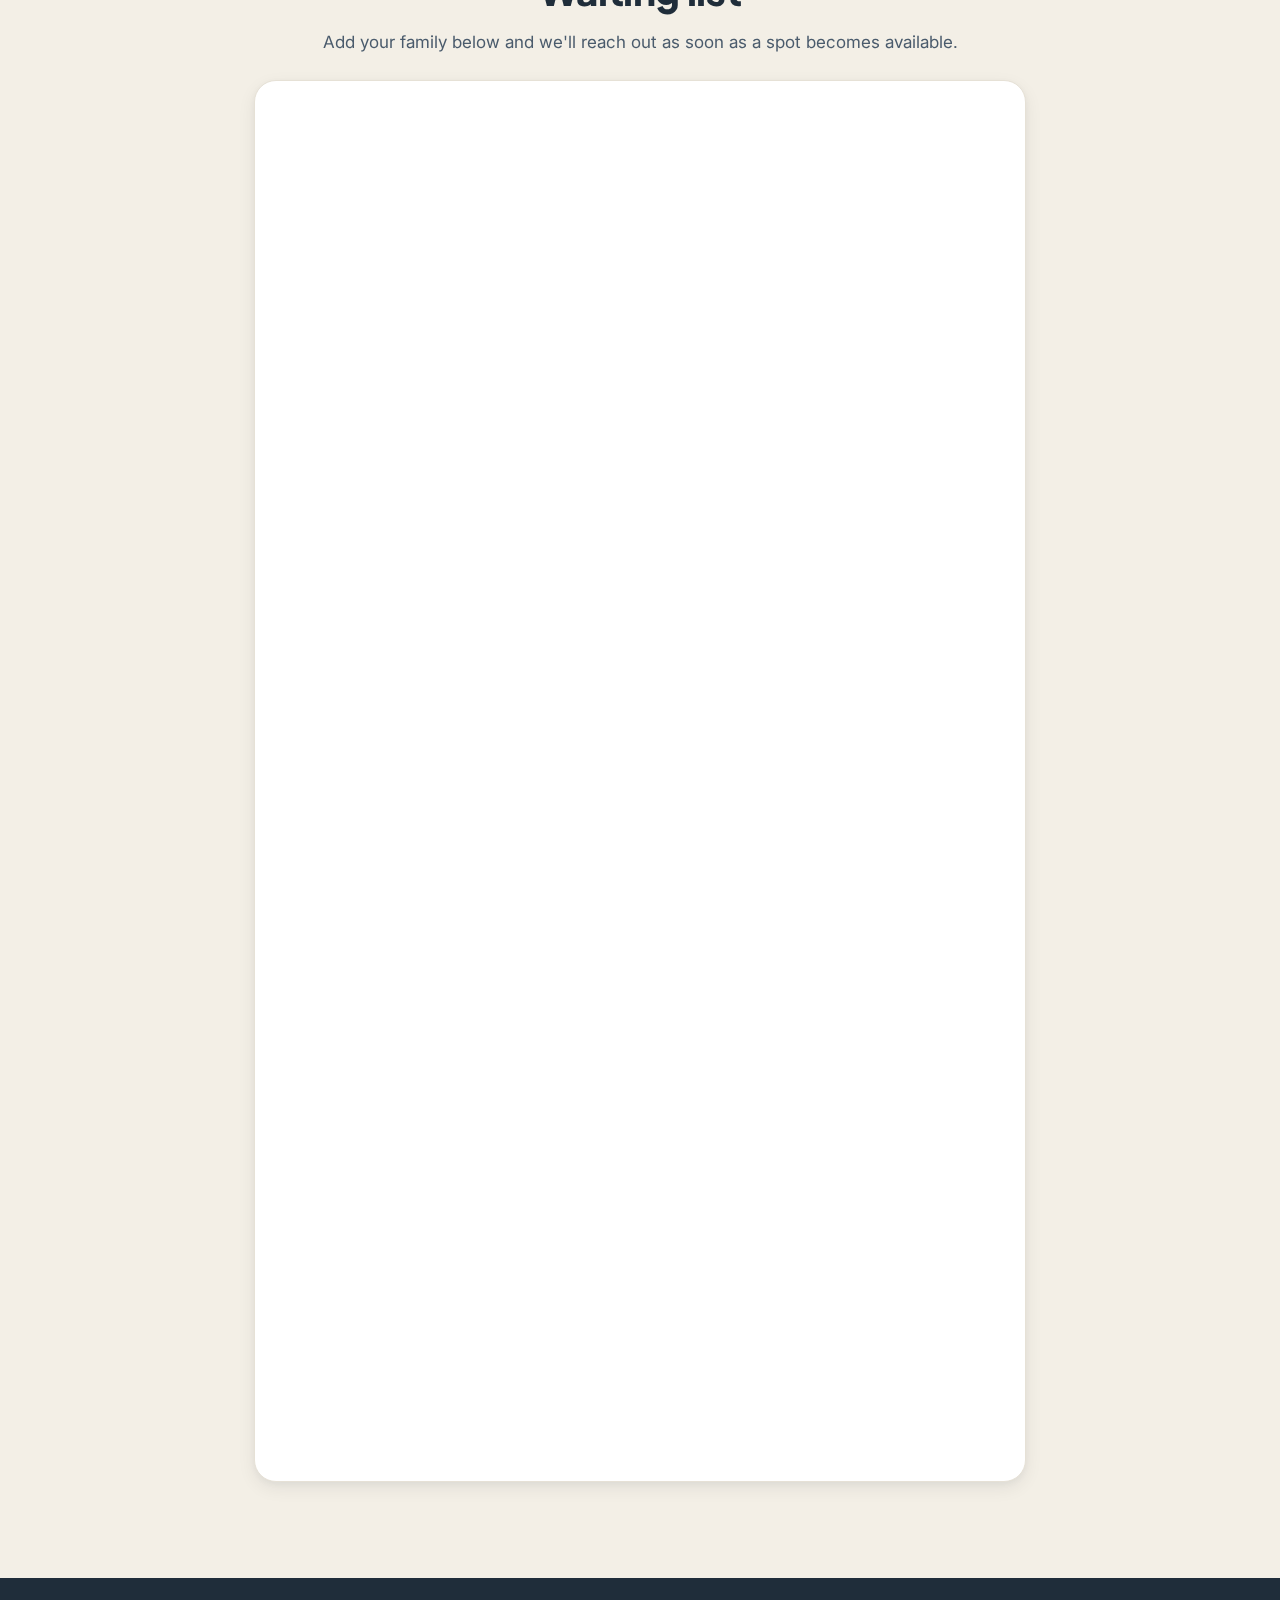
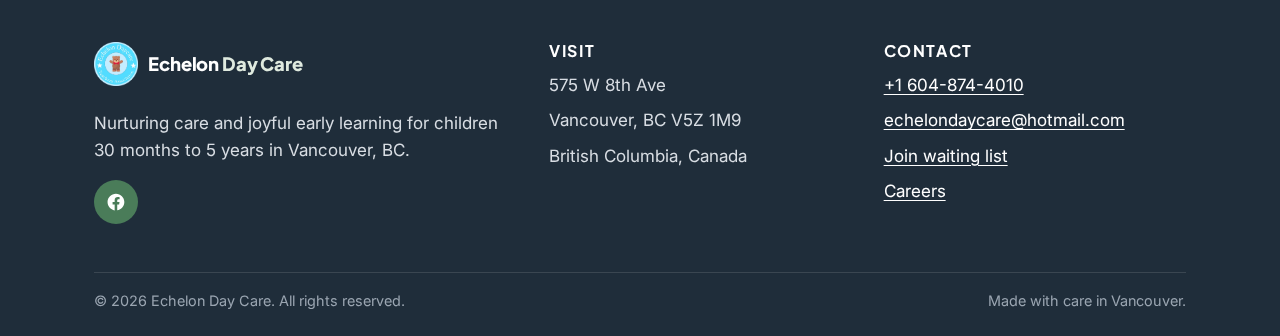
<file: services.html>
<!doctype html>
<html lang="en">
<head>
  <meta charset="utf-8" />
  <meta name="viewport" content="width=device-width, initial-scale=1" />
  <title>Programs — Echelon Day Care</title>
  <meta name="description" content="Our daycare program for children aged 30 months to 5 years, including curriculum highlights and the waiting list." />
  <link rel="canonical" href="https://echelondaycare.com/revamp/services.html" />
  <meta name="theme-color" content="#4a7c59" />
  <link rel="icon" href="../assets/img/logoMod.png" type="image/png" />

  <meta property="og:type" content="website" />
  <meta property="og:title" content="Programs — Echelon Day Care" />
  <meta property="og:description" content="Our daycare program for children aged 30 months to 5 years, including curriculum highlights and the waiting list." />
  <meta property="og:image" content="https://echelondaycare.com/assets/img/logoMod.png" />
  <meta property="og:url" content="https://echelondaycare.com/revamp/services.html" />
  <meta name="twitter:card" content="summary_large_image" />

  <link rel="preconnect" href="https://fonts.googleapis.com" />
  <link rel="preconnect" href="https://fonts.gstatic.com" crossorigin />
  <link href="https://fonts.googleapis.com/css2?family=Inter:wght@400;500;600;700&family=Plus+Jakarta+Sans:wght@500;700;800&display=swap" rel="stylesheet" />
  <link rel="stylesheet" href="assets/css/styles.css" />
</head>
<body>
  <a class="skip-link" href="#main">Skip to main content</a>
<header class="site-header">
  <div class="site-header__inner">
    <a class="brand" href="index.html" aria-label="Echelon Day Care — home">
      <img class="brand__logo" src="../assets/img/logoMod.png" alt="" width="44" height="44" />
      <span class="brand__name">Echelon <span>Day Care</span></span>
    </a>

    <button class="nav-toggle" type="button"
            aria-label="Open menu" aria-expanded="false"
            aria-controls="primary-nav" data-nav-toggle>
      <svg viewBox="0 0 24 24" aria-hidden="true" fill="none" stroke="currentColor" stroke-width="2">
        <path d="M4 6h16M4 12h16M4 18h16" stroke-linecap="round"/>
      </svg>
    </button>

    <nav class="primary-nav" id="primary-nav" data-primary-nav aria-label="Primary">
      <button class="primary-nav__close" type="button" aria-label="Close menu" data-nav-close>&times;</button>
      <a href="index.html">Home</a>
  <a href="about.html">About</a>
  <a href="services.html" aria-current="page">Programs</a>
  <a href="gallery.html">Gallery</a>
  <a href="tour.html">Virtual Tour</a>
  <a href="careers.html">Careers</a>
  <a href="contact.html">Contact</a>
    </nav>
    <div class="nav-overlay" data-nav-overlay aria-hidden="true"></div>

    <a class="header-cta" href="services.html#waiting-list">Join Waiting List</a>
  </div>
</header>
<main id="main">
  <section class="page-header">
    <div class="container">
      <span class="eyebrow">Programs</span>
      <h1>Our daycare program.</h1>
      <p>A play-based program built for children 30 months to 5 years, with small group sizes and personalized attention.</p>
    </div>
  </section>

  <section class="section">
    <div class="container container--narrow">
      <article class="program">
        <span class="eyebrow program__age">Ages 30 months – 5 years</span>
        <h2>Daycare program</h2>
        <p>Our daycare program nurtures the curiosity and creativity of children aged 30 months to 5 years. We focus on structured learning through play-based activities that prepare kids for kindergarten. The program encourages early literacy, numeracy, problem-solving, and social-emotional development.</p>
        <p>Children enjoy music, art, outdoor play, and story time every day. Small group sizes allow for personalized attention and a calm, supportive setting. Our experienced educators create a warm, inclusive environment that fosters confidence and independence in every child.</p>

        <div class="cards" style="margin-top:var(--space-5);">
          <div class="card"><div class="card__icon">📚</div><h3>Early literacy</h3><p>Stories, songs, and letter play.</p></div>
          <div class="card"><div class="card__icon">🔢</div><h3>Early numeracy</h3><p>Counting, sorting, and patterns.</p></div>
          <div class="card"><div class="card__icon">🎨</div><h3>Creative arts</h3><p>Music, painting, and movement.</p></div>
          <div class="card"><div class="card__icon">🌳</div><h3>Outdoor play</h3><p>Daily fresh-air activity.</p></div>
        </div>

        <p style="margin-top:var(--space-6);">
          <a class="btn btn--secondary" href="../assets/docs/Echelon_Preschool_Brochure.pdf" target="_blank" rel="noopener">📄 Download program brochure (PDF)</a>
        </p>
      </article>
    </div>
  </section>

  <section id="waiting-list" class="section section--alt">
    <div class="container container--narrow">
      <div class="text-center" style="margin-bottom:var(--space-5);">
        <span class="eyebrow">Enrolment</span>
        <h2>Waiting list</h2>
        <p>Add your family below and we'll reach out as soon as a spot becomes available.</p>
      </div>
      <div class="iframe-wrap">
        <iframe
          src="https://docs.google.com/forms/d/e/1FAIpQLSciq7seUngH91eAjrwOtO3NUf_IgbYi6Cu8LH4b32SANCewoQ/viewform?embedded=true&usp=pp_url&rm=embedded"
          title="Echelon Day Care waiting list form"
          loading="lazy"
          allow="fullscreen">
          Loading…
        </iframe>
      </div>
    </div>
  </section>
</main>
  <footer class="site-footer">
    <div class="container">
      <div class="footer-grid">
        <div class="footer-brand">
          <a class="brand" href="index.html" style="color:#fff;">
            <img class="brand__logo" src="../assets/img/logoMod.png" alt="" width="44" height="44" />
            <span class="brand__name" style="color:#fff;">Echelon <span style="color:#dfeadf;">Day Care</span></span>
          </a>
          <p style="margin-top:1rem;">Nurturing care and joyful early learning for children 30 months to 5 years in Vancouver, BC.</p>
          <div class="socials">
            <a href="https://www.facebook.com/echelon.daycare.5" target="_blank" rel="noopener" aria-label="Echelon Day Care on Facebook">
              <svg width="20" height="20" viewBox="0 0 24 24" fill="currentColor" aria-hidden="true"><path d="M22 12.07C22 6.48 17.52 2 11.93 2S1.86 6.48 1.86 12.07c0 5.05 3.7 9.24 8.54 10v-7.07H7.9v-2.93h2.5V9.85c0-2.47 1.47-3.83 3.72-3.83 1.08 0 2.21.19 2.21.19v2.43h-1.25c-1.23 0-1.61.76-1.61 1.55v1.86h2.74l-.44 2.93h-2.3V22c4.84-.76 8.53-4.95 8.53-9.93z"/></svg>
            </a>
          </div>
        </div>
        <div class="footer-col">
          <h4>Visit</h4>
          <ul>
            <li>575 W 8th Ave</li>
            <li>Vancouver, BC V5Z 1M9</li>
            <li>British Columbia, Canada</li>
          </ul>
        </div>
        <div class="footer-col">
          <h4>Contact</h4>
          <ul>
            <li><a href="tel:+16048744010">+1 604-874-4010</a></li>
            <li><a href="mailto:echelondaycare@hotmail.com">echelondaycare@hotmail.com</a></li>
            <li><a href="services.html#waiting-list">Join waiting list</a></li>
            <li><a href="careers.html">Careers</a></li>
          </ul>
        </div>
      </div>
      <div class="footer-bottom">
        <span>&copy; <span data-year>2026</span> Echelon Day Care. All rights reserved.</span>
        <span>Made with care in Vancouver.</span>
      </div>
    </div>
  </footer>

  <script src="assets/js/main.js" defer></script>
</body>
</html>
</file>
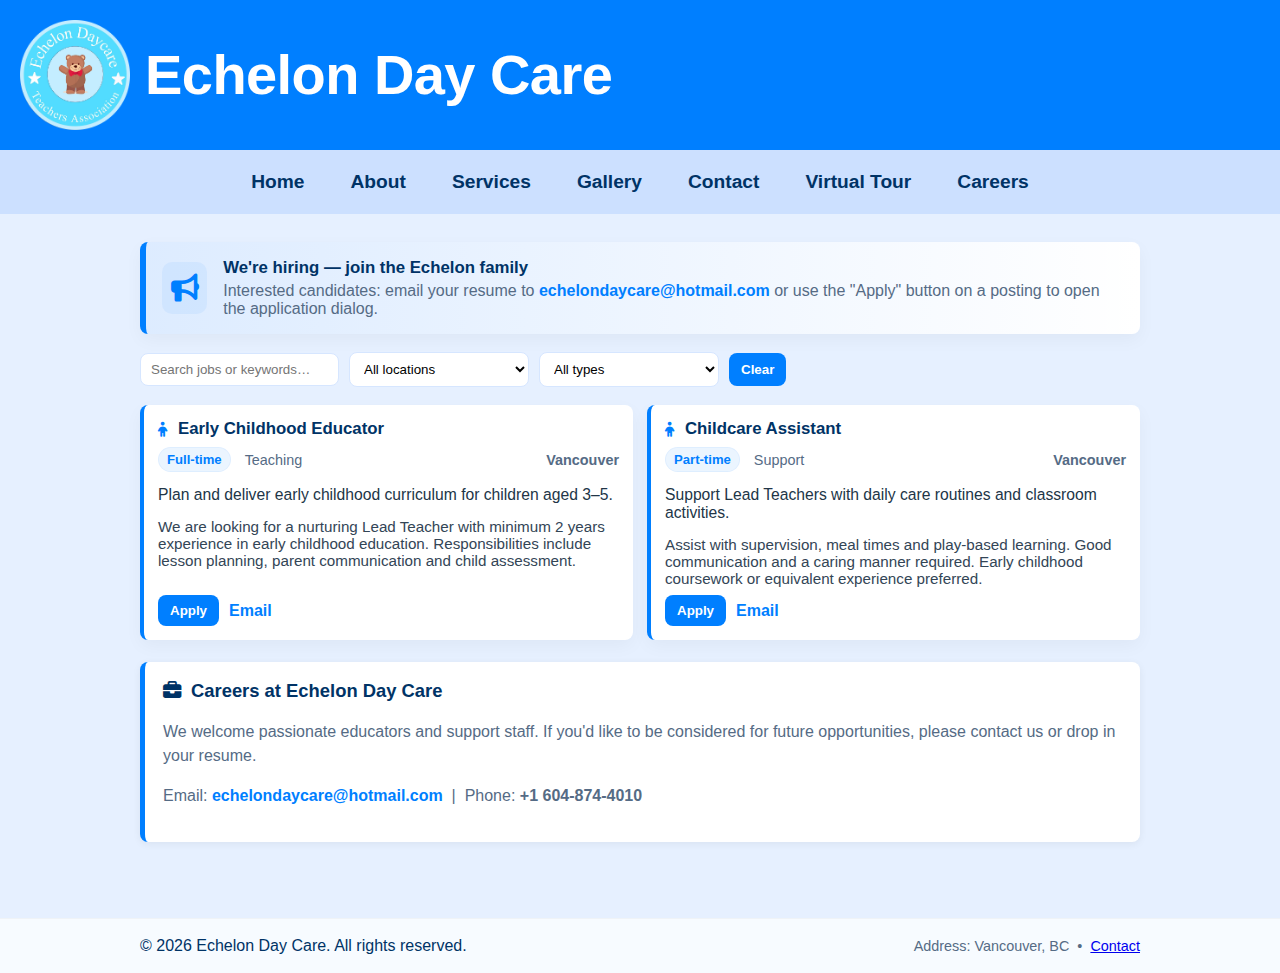
<file: pages/careers.html>
<!DOCTYPE html>
<html lang="en">
<head>
  <meta charset="UTF-8" />
  <title>Careers - Echelon Day Care</title>
  <meta name="viewport" content="width=device-width, initial-scale=1" />
  <meta name="description" content="Careers at Echelon Day Care — view open positions, learn how to apply and submit your resume." />
  <!-- Open Graph for nicer sharing -->
  <meta property="og:title" content="Careers - Echelon Day Care">
  <meta property="og:description" content="Explore current job openings at Echelon Day Care and apply online.">
  <meta property="og:type" content="website">
  <meta property="og:image" content="../assets/img/logoMod.png">

  <!-- Preconnect for CDN -->
  <link rel="preconnect" href="https://cdnjs.cloudflare.com" crossorigin>
  <link rel="stylesheet"
        href="https://cdnjs.cloudflare.com/ajax/libs/font-awesome/6.5.0/css/all.min.css">

  <style>
    :root{
      --brand:#007FFF;
      --brand-strong:#003366;
      --muted:#556b85;
      --bg:#e6f0ff;
      --card:#ffffff;
      --radius:8px;
      --max-width:1000px;
    }
    html,body{height:100%;}
    /* match site-wide pages: use Arial, sans-serif for consistency */
    body {
      font-family: Arial, sans-serif;
      background-color: var(--bg);
      margin: 0;
      padding: 0;
      color: var(--brand-strong);
      -webkit-font-smoothing:antialiased;
      position: relative;
    }

    /* Skip link for accessibility */
    .skip-link {
      position: absolute;
      left: -999px;
      top: auto;
      width: 1px;
      height: 1px;
      overflow: hidden;
    }
    .skip-link:focus {
      left: 16px;
      top: 16px;
      width: auto;
      height: auto;
      background:#fff;
      color:var(--brand-strong);
      padding:8px 12px;
      z-index:1000;
      border-radius:4px;
      box-shadow:0 4px 12px rgba(0,0,0,0.12);
    }

    /* Header - left aligned to match other pages */
    header {
      background-color: #007FFF;
      color: white;
      padding: 20px;
      display: flex;
      justify-content: flex-start;
      align-items: center;
    }

    .logo-container {
      display: flex;
      align-items: center;
      gap: 15px;
      /* keep left alignment consistent with other pages */
      max-width: var(--max-width);
      margin: 0;
      flex-wrap:wrap;
    }

    .logo {
      width: 110px;
      height: auto;
      display:block;
    }

    /* Make the header/title font consistent with other pages (matches ../index.html) */
    .brand-title {
      font-size: 3.5em;
      margin: 0;
      font-weight: 800;
      letter-spacing: -0.01em;
      color: white;
      line-height: 1;
    }

    nav {
      background-color: #cce0ff;
      display: flex;
      justify-content: center;
      flex-wrap: wrap;
      padding: 10px 0;
    }

    nav a {
      margin: 5px 15px;
      color: #003366;
      text-decoration: none;
      font-weight: bold;
      font-size: 1.2rem;
      padding:6px 8px;
      border-radius:6px;
    }

    nav a:focus,
    nav a:hover {
      background: rgba(0,127,255,0.12);
      outline: none;
      box-shadow: 0 2px 6px rgba(0,127,255,0.08);
    }

    .container {
      padding: 28px 20px;
      max-width: var(--max-width);
      margin: 0 auto 48px;
    }

    .hero {
      display:flex;
      gap:16px;
      align-items:center;
      background: linear-gradient(90deg, rgba(0,127,255,0.04), #fff);
      border-left: 6px solid var(--brand);
      padding:16px;
      border-radius: var(--radius);
      box-shadow: 0 6px 18px rgba(0,0,0,0.04);
      margin-bottom:18px;
    }
    .hb-icon {
      font-size:28px;
      color:var(--brand);
      width:52px;
      height:52px;
      display:flex;
      align-items:center;
      justify-content:center;
      background: rgba(0,127,255,0.06);
      border-radius:10px;
    }
    .hero h2{margin:0;font-size:1.05rem;font-weight:800;}
    .hero p{margin:4px 0 0; color:var(--muted);}

    /* Filters / search bar */
    .filters {
      display:flex;
      gap:10px;
      margin:18px 0;
      flex-wrap:wrap;
      align-items:center;
    }
    .filters input[type="search"],
    .filters select {
      padding:8px 10px;
      border-radius:8px;
      border:1px solid #d6e6ff;
      background:#fff;
      min-width:180px;
    }
    .filters .btn {
      background:var(--brand);
      color:#fff;
      border:none;
      padding:9px 12px;
      border-radius:8px;
      cursor:pointer;
      font-weight:700;
    }
    .filters .btn:focus,
    .filters .btn:hover { box-shadow: 0 6px 12px rgba(0,127,255,0.12); }

    /* Jobs list */
    .jobs-list {
      display: grid;
      gap:14px;
      margin-bottom: 20px;
      grid-template-columns: repeat(auto-fit, minmax(260px, 1fr));
    }

    .job-card {
      background: var(--card);
      border-left: 4px solid var(--brand);
      padding: 14px;
      border-radius: var(--radius);
      box-shadow: 0 6px 18px rgba(0,0,0,0.04);
      display:flex;
      flex-direction:column;
      gap:8px;
      transition: transform .18s ease, box-shadow .18s ease;
    }
    .job-card:focus-within,
    .job-card:hover{
      transform: translateY(-6px);
      box-shadow: 0 14px 30px rgba(0,0,0,0.06);
    }

    .job-title {
      font-weight:800;
      margin:0;
      font-size:1.05rem;
      color:var(--brand-strong);
      display:flex;
      align-items:center;
      gap:10px;
    }
    .job-title .job-icon { color:var(--brand); font-size:0.95rem; }

    .job-meta {
      color: var(--muted);
      font-size:0.9rem;
      display:flex;
      gap:8px;
      align-items:center;
      flex-wrap:wrap;
    }
    .job-badge {
      background: rgba(0,127,255,0.08);
      border: 1px solid rgba(0,127,255,0.06);
      color:var(--brand);
      padding:4px 8px;
      border-radius:999px;
      font-weight:700;
      font-size:0.82rem;
    }
    .job-short {
      margin:6px 0;
      color:#213547;
      font-size:0.98rem;
    }
    .job-details { color:#334556; font-size:0.95rem; }

    .apply-row { display:flex; gap:10px; align-items:center; margin-top:auto; flex-wrap:wrap; }
    .apply-btn {
      background: var(--brand);
      color:#fff;
      border: none;
      padding: 8px 12px;
      border-radius:8px;
      cursor:pointer;
      font-weight:800;
    }
    .apply-email {
      color:var(--brand);
      text-decoration:none;
      font-weight:700;
    }
    .apply-btn:focus, .apply-btn:hover { box-shadow: 0 8px 18px rgba(0,127,255,0.12); }

    /* Program block preserved and polished */
    .program {
      background-color: #ffffff;
      border-left: 5px solid var(--brand);
      padding: 18px;
      margin-top: 22px;
      border-radius: var(--radius);
      box-shadow: 0 2px 8px rgba(0, 0, 0, 0.06);
    }
    .program h3 { margin-top:0; display:flex; align-items:center; gap:10px; font-size:1.15rem; }
    .program p { color:var(--muted); line-height:1.5; }

    footer {
      background:#f7fbff;
      padding:18px 20px;
      color:var(--brand-strong);
      border-top:1px solid rgba(0,0,0,0.03);
      margin-top:40px;
    }
    .footer-inner { max-width:var(--max-width); margin:0 auto; display:flex; justify-content:space-between; gap:16px; flex-wrap:wrap; align-items:center; }

    /* Modal */
    .modal-backdrop {
      position:fixed;
      inset:0;
      background: rgba(3,6,23,0.45);
      display:none;
      align-items:center;
      justify-content:center;
      z-index:10000;
      padding:20px;
    }
    .modal {
      background:#fff;
      border-radius:12px;
      width:100%;
      max-width:720px;
      padding:18px;
      box-shadow: 0 20px 60px rgba(2,20,40,0.4);
    }
    .modal header { display:flex; justify-content:space-between; align-items:center; gap:10px; }
    .modal h3 { margin:0; font-size:1.05rem; }
    .close-btn { background:transparent; border:none; font-size:1.1rem; color:var(--muted); cursor:pointer; }

    .form-row { display:flex; gap:10px; margin-top:10px; flex-wrap:wrap; }
    .form-row input[type="text"], .form-row input[type="email"], .form-row textarea {
      padding:8px 10px; border-radius:8px; border:1px solid #d6e6ff; min-width:180px; width:100%;
    }
    .form-row textarea { min-height:100px; resize:vertical; }

    .notice { margin-top:12px; color:var(--muted); font-size:0.9rem; }

    /* Responsive tweaks */
    @media (max-width:720px){
      .logo { width:64px; }
      .logo-container { justify-content:flex-start; text-align:left; }
      .brand-title { font-size: 1.6rem; } /* scale down on mobile for better fit */
      .hero { flex-direction:column; align-items:flex-start; }
    }
  </style>
</head>
<body>
  <a class="skip-link" href="#main-content">Skip to content</a>

  <header>
    <div class="logo-container">
      <img src="../assets/img/logoMod.png" alt="Echelon Day Care logo" class="logo" />
      <div>
        <h1 class="brand-title">Echelon Day Care</h1>
        <!-- tagline intentionally removed to match other pages -->
      </div>
    </div>
  </header>

  <nav aria-label="Primary navigation">
    <a href="../index.html">Home</a>
    <a href="about.html">About</a>
    <a href="services.html">Services</a>
    <a href="Gallery.html">Gallery</a>
    <a href="contact.html">Contact</a>
    <a href="tour.html">Virtual Tour</a>
    <a href="careers.html" aria-current="page">Careers</a>
  </nav>

  <main id="main-content" class="container" tabindex="-1">
    <!-- Hiring banner -->
    <section class="hero" aria-labelledby="hiring-heading" role="region" aria-label="Hiring information">
      <div class="hb-icon" aria-hidden="true"><i class="fas fa-bullhorn"></i></div>
      <div>
        <h2 id="hiring-heading">We're hiring — join the Echelon family</h2>
        <p>Interested candidates: email your resume to <a class="apply-email" href="mailto:echelondaycare@hotmail.com">echelondaycare@hotmail.com</a> or use the "Apply" button on a posting to open the application dialog.</p>
      </div>
    </section>

    <!-- Filters & search -->
    <div class="filters" aria-hidden="false">
      <label for="job-search" class="sr-only" style="position:absolute;left:-9999px;">Search jobs</label>
      <input id="job-search" type="search" placeholder="Search jobs or keywords…" aria-label="Search jobs by title or keywords">
      <select id="filter-location" aria-label="Filter by location">
        <option value="">All locations</option>
      </select>
      <select id="filter-type" aria-label="Filter by employment type">
        <option value="">All types</option>
        <option value="Full-time">Full-time</option>
        <option value="Part-time">Part-time</option>
        <option value="Casual">Casual</option>
      </select>
      <button id="clear-filters" class="btn" title="Clear filters">Clear</button>
    </div>

    <!-- Jobs list (rendered via JS) -->
    <section class="jobs-list" id="jobs-list" aria-live="polite" aria-label="Job openings">
      <!-- JS will populate job cards here -->
    </section>

    <!-- Program block (keeps original information) -->
    <aside class="program" aria-label="Careers information">
      <h3><i class="fas fa-briefcase" aria-hidden="true"></i> Careers at Echelon Day Care</h3>
      <p>
        We welcome passionate educators and support staff. If you'd like to be considered for future opportunities,
        please contact us or drop in your resume.
      </p>
      <p style="margin-top:8px;">
        Email: <strong><a class="apply-email" href="mailto:echelondaycare@hotmail.com">echelondaycare@hotmail.com</a></strong>
        &nbsp;|&nbsp; Phone: <strong>+1 604-874-4010</strong>
      </p>
    </aside>
  </main>

  <footer>
    <div class="footer-inner">
      <div>© <span id="year"></span> Echelon Day Care. All rights reserved.</div>
      <div style="font-size:0.9rem; color:var(--muted);">Address: Vancouver, BC &nbsp;•&nbsp; <a href="contact.html">Contact</a></div>
    </div>
  </footer>

  <!-- Accessible application modal -->
  <div class="modal-backdrop" id="modal-backdrop" aria-hidden="true">
    <div class="modal" role="dialog" aria-modal="true" aria-labelledby="modal-title" aria-describedby="modal-desc">
      <header>
        <h3 id="modal-title">Apply for role</h3>
        <button class="close-btn" id="modal-close" aria-label="Close dialog">&times;</button>
      </header>

      <div id="modal-desc" style="margin-top:10px;color:var(--muted);">Fill the form below and click "Send by email" to open your email client prefilled with the job reference. Attach your resume manually before sending.</div>

      <form id="apply-form" style="margin-top:12px;">
        <div class="form-row">
          <input type="text" id="app-name" name="name" placeholder="Full name" required aria-label="Your full name">
          <input type="email" id="app-email" name="email" placeholder="Email address" required aria-label="Your email address">
        </div>
        <div class="form-row" style="margin-top:8px;">
          <input type="text" id="app-phone" name="phone" placeholder="Phone (optional)" aria-label="Phone number">
        </div>
        <div class="form-row" style="margin-top:8px;">
          <textarea id="app-cover" name="cover" placeholder="Short message / cover note (optional)"></textarea>
        </div>

        <div class="form-row" style="margin-top:12px; justify-content:flex-end;">
          <!-- Only the email fallback option is available -->
          <button type="button" id="email-fallback" class="apply-btn" style="background:#0b69d1;">Send by email</button>
        </div>
        <div class="notice" id="form-note">Note: This will open your email client with a pre-filled message. Please attach your resume manually before sending.</div>
      </form>
    </div>
  </div>

  <!-- JS: dynamic jobs, filtering, modal + email fallback -->
  <script>
    // Jobs data: keep this array up-to-date. Each entry will render as a card and in JSON-LD.
    const jobs = [
      {
        id: "J001",
        title: "Early Childhood Educator",
        category: "Teaching",
        type: "Full-time",
        location: "Vancouver",
        short: "Plan and deliver early childhood curriculum for children aged 3–5.",
        details: "We are looking for a nurturing Lead Teacher with minimum 2 years experience in early childhood education. Responsibilities include lesson planning, parent communication and child assessment.",
        datePosted: "2026-01-16"
      },
      {
        id: "J002",
        title: "Childcare Assistant",
        category: "Support",
        type: "Part-time",
        location: "Vancouver",
        short: "Support Lead Teachers with daily care routines and classroom activities.",
        details: "Assist with supervision, meal times and play-based learning. Good communication and a caring manner required. Early childhood coursework or equivalent experience preferred.",
        datePosted: "2026-01-10"
      }
    ];

    // Populate filter options (locations)
    function populateFilters(){
      const locSet = new Set(jobs.map(j => j.location));
      const locSelect = document.getElementById('filter-location');
      locSet.forEach(loc => {
        const opt = document.createElement('option');
        opt.value = loc;
        opt.textContent = loc;
        locSelect.appendChild(opt);
      });
    }

    // Render jobs to the DOM
    function renderJobs(list){
      const container = document.getElementById('jobs-list');
      container.innerHTML = '';
      if(!list.length){
        container.innerHTML = '<div style="padding:18px;background:#fff;border-radius:8px;border-left:4px solid var(--brand);">No jobs found.</div>';
        return;
      }
      list.forEach(job => {
        const card = document.createElement('article');
        card.className = 'job-card';
        card.setAttribute('tabindex', '0');
        card.innerHTML = `
          <div class="job-title"><span class="job-icon"><i class="fas fa-child" aria-hidden="true"></i></span>${escapeHtml(job.title)}</div>
          <div class="job-meta">
            <span class="job-badge">${escapeHtml(job.type)}</span>
            <span style="margin-left:6px;">${escapeHtml(job.category)}</span>
            <span style="margin-left:auto;color:var(--muted);font-weight:700;">${escapeHtml(job.location)}</span>
          </div>
          <div class="job-short">${escapeHtml(job.short)}</div>
          <div class="job-details">${escapeHtml(job.details)}</div>
          <div class="apply-row" aria-hidden="false">
            <button class="apply-btn" data-jobid="${escapeHtml(job.id)}" aria-label="Apply for ${escapeHtml(job.title)}">Apply</button>
            <a class="apply-email" href="mailto:echelondaycare@hotmail.com?subject=${encodeURIComponent('Application for ' + job.title + ' (' + job.id + ')')}" aria-label="Email application for ${escapeHtml(job.title)}">Email</a>
          </div>
        `;
        container.appendChild(card);
      });

      // Hook up the apply buttons (handled via delegation below as well)
      container.querySelectorAll('.apply-btn').forEach(btn => {
        btn.addEventListener('click', e => openApplyModal(e.currentTarget.dataset.jobid));
      });
    }

    // Simple HTML escape
    function escapeHtml(str){
      return String(str)
        .replaceAll('&','&amp;').replaceAll('<','&lt;').replaceAll('>','&gt;');
    }

    // Filtering logic
    function getFilteredJobs(){
      const q = document.getElementById('job-search').value.trim().toLowerCase();
      const loc = document.getElementById('filter-location').value;
      const type = document.getElementById('filter-type').value;
      return jobs.filter(j => {
        const matchesQuery = !q || (j.title + ' ' + j.short + ' ' + j.details).toLowerCase().includes(q);
        const matchesLoc = !loc || j.location === loc;
        const matchesType = !type || j.type === type;
        return matchesQuery && matchesLoc && matchesType;
      });
    }

    // Hook up filters
    document.addEventListener('DOMContentLoaded', () => {
      populateFilters();
      renderJobs(jobs);
      document.getElementById('year').textContent = new Date().getFullYear();

      ['job-search','filter-location','filter-type'].forEach(id => {
        document.getElementById(id).addEventListener('input', () => renderJobs(getFilteredJobs()));
      });
      document.getElementById('clear-filters').addEventListener('click', () => {
        document.getElementById('job-search').value = '';
        document.getElementById('filter-location').value = '';
        document.getElementById('filter-type').value = '';
        renderJobs(jobs);
      });

      // Keyboard shortcut: press "/" to focus search
      document.addEventListener('keydown', (e) => {
        if(e.key === '/' && document.activeElement.tagName !== 'INPUT' && document.activeElement.tagName !== 'TEXTAREA'){
          e.preventDefault();
          document.getElementById('job-search').focus();
        }
      });
    });

    // Modal & email-only form handling
    const backdrop = document.getElementById('modal-backdrop');
    const modalTitle = document.getElementById('modal-title');
    const emailFallbackBtn = document.getElementById('email-fallback');
    const modalClose = document.getElementById('modal-close');
    let activeJob = null;
    let lastTrigger = null;

    function openApplyModal(jobId, triggerEl){
      activeJob = jobs.find(j => j.id === jobId);
      if(!activeJob) return;
      modalTitle.textContent = `Apply: ${activeJob.title} (${activeJob.id})`;
      document.getElementById('app-cover').value = `Applying for ${activeJob.title} (${activeJob.id}).\n\n`;
      document.getElementById('app-name').value = '';
      document.getElementById('app-email').value = '';
      document.getElementById('app-phone').value = '';
      backdrop.style.display = 'flex';
      backdrop.setAttribute('aria-hidden','false');
      document.body.style.overflow = 'hidden';
      // remember trigger to return focus on close
      lastTrigger = triggerEl || document.activeElement;
      // focus first field
      setTimeout(()=>document.getElementById('app-name').focus(), 50);
      trapFocus(backdrop);
    }

    function closeModal(){
      backdrop.style.display = 'none';
      backdrop.setAttribute('aria-hidden','true');
      document.body.style.overflow = '';
      if(lastTrigger && typeof lastTrigger.focus === 'function') lastTrigger.focus();
    }

    // Close handlers
    modalClose.addEventListener('click', closeModal);
    backdrop.addEventListener('click', (e)=> {
      if(e.target === backdrop) closeModal();
    });
    document.addEventListener('keydown',(e)=> {
      if(e.key === 'Escape' && backdrop.style.display === 'flex') closeModal();
    });

    // Focus trap (simple)
    function trapFocus(node){
      const focusable = node.querySelectorAll('a[href], button:not([disabled]), input, textarea, select');
      if(!focusable.length) return;
      const first = focusable[0], last = focusable[focusable.length - 1];
      function handle(e){
        if(e.key !== 'Tab') return;
        if(e.shiftKey && document.activeElement === first){ e.preventDefault(); last.focus(); }
        else if(!e.shiftKey && document.activeElement === last){ e.preventDefault(); first.focus(); }
      }
      node.addEventListener('keydown', handle);
      // remove listener on close
      modalClose.addEventListener('click', ()=> node.removeEventListener('keydown', handle), {once:true});
      backdrop.addEventListener('click', ()=> node.removeEventListener('keydown', handle), {once:true});
    }

    // Email fallback button: gather fields and open mail client with prefilled subject/body
    emailFallbackBtn.addEventListener('click', () => {
      const name = document.getElementById('app-name').value.trim();
      const email = document.getElementById('app-email').value.trim();
      const phone = document.getElementById('app-phone').value.trim();
      const cover = document.getElementById('app-cover').value.trim();

      if(!name || !email){
        alert('Please provide your name and email.');
        return;
      }

      sendMailFallback({name,email,phone,cover,job:activeJob});
    });

    // Construct a mailto fallback: open user's mail client with prefilled subject and body.
    function sendMailFallback({name,email,phone,cover,job}){
      const subject = `Application for ${job.title} (${job.id})`;
      let body = `Hello Echelon team,

I would like to apply for ${job.title} (${job.id}).

`;
      if(name) body += `Name: ${name}\n`;
      if(email) body += `Email: ${email}\n`;
      if(phone) body += `Phone: ${phone}\n`;
      if(cover) body += `\n${cover}\n\n`;
      body += `Please find my resume attached (attach manually if required).\n\nThanks,\n${name}`;

      const mailto = `mailto:echelondaycare@hotmail.com?subject=${encodeURIComponent(subject)}&body=${encodeURIComponent(body)}`;
      window.location.href = mailto;
      closeModal();
    }

    // Wire up apply buttons rendered on initial load: use event delegation in case of dynamic re-rendering
    document.body.addEventListener('click', (e) => {
      const btn = e.target.closest('.apply-btn');
      if(!btn) return;
      const id = btn.dataset.jobid;
      openApplyModal(id, btn);
    });

    /**
     * Generate JSON-LD structured data for jobs for SEO.
     * If you add/remove jobs in the `jobs` array, the script will generate corresponding JobPosting objects.
     */
    (function renderJobStructuredData(){
      const jobPostings = jobs.map(j => ({
        "@context": "https://schema.org",
        "@type": "JobPosting",
        "title": j.title,
        "description": j.details,
        "datePosted": j.datePosted,
        "employmentType": j.type.toUpperCase().replace(/-/g,'_'),
        "hiringOrganization": {
          "@type": "Organization",
          "name": "Echelon Day Care",
          "sameAs": window.location.origin || "https://example.com",
          "logo": new URL('../assets/img/logoMod.png', window.location.href).href
        },
        "jobLocation": {
          "@type": "Place",
          "address": {
            "@type": "PostalAddress",
            "addressLocality": j.location,
            "addressRegion": "BC",
            "addressCountry": "CA"
          }
        }
      }));
      // Insert JSON-LD into the document for search engines
      const script = document.createElement('script');
      script.type = 'application/ld+json';
      script.textContent = JSON.stringify(jobPostings.length === 1 ? jobPostings[0] : {"@graph": jobPostings}, null, 2);
      document.head.appendChild(script);
    })();

  </script>
</body>
</html>
</file>
<file: assets/css/styles.css>
/* =========================================================
   Echelon Day Care — Revamped design system
   Palette: sage green + cream + coral accent + deep navy
   Type:    Plus Jakarta Sans (display) / Inter (body)
   Mobile-first, accessible, no build step.
   ========================================================= */

:root {
  --color-bg: #fdfaf4;
  --color-surface: #ffffff;
  --color-surface-alt: #f3efe6;
  --color-ink: #1f2d3a;
  --color-ink-soft: #4a5b6c;
  --color-muted: #6f7d8c;
  --color-line: #e6e1d6;

  --color-brand: #4a7c59;          /* sage */
  --color-brand-strong: #2f5d40;
  --color-brand-soft: #dfeadf;
  --color-accent: #e07856;         /* warm coral */
  --color-accent-strong: #c45f3e;
  --color-accent-soft: #fde2d8;
  --color-warning: #f1b24a;

  --shadow-sm: 0 1px 2px rgba(20, 30, 40, .06), 0 1px 3px rgba(20, 30, 40, .04);
  --shadow-md: 0 6px 18px rgba(20, 30, 40, .07), 0 2px 6px rgba(20, 30, 40, .04);
  --shadow-lg: 0 18px 44px rgba(20, 30, 40, .10), 0 6px 14px rgba(20, 30, 40, .05);

  --radius-sm: 8px;
  --radius-md: 14px;
  --radius-lg: 22px;
  --radius-pill: 999px;

  --space-1: .25rem;
  --space-2: .5rem;
  --space-3: .75rem;
  --space-4: 1rem;
  --space-5: 1.5rem;
  --space-6: 2rem;
  --space-7: 3rem;
  --space-8: 4rem;
  --space-9: 6rem;

  --container: 1140px;
  --container-narrow: 820px;

  --font-display: 'Plus Jakarta Sans', system-ui, -apple-system, 'Segoe UI', Roboto, sans-serif;
  --font-body: 'Inter', system-ui, -apple-system, 'Segoe UI', Roboto, sans-serif;
}

/* ---------- Base reset ---------- */
*, *::before, *::after { box-sizing: border-box; }
html { scroll-behavior: smooth; -webkit-text-size-adjust: 100%; }
body {
  margin: 0;
  background: var(--color-bg);
  color: var(--color-ink);
  font-family: var(--font-body);
  font-size: 17px;
  line-height: 1.6;
  -webkit-font-smoothing: antialiased;
  text-rendering: optimizeLegibility;
}
img, picture, video { display: block; max-width: 100%; height: auto; }
a { color: var(--color-brand-strong); text-decoration: underline; text-underline-offset: 3px; text-decoration-thickness: 1px; }
a:hover { color: var(--color-accent-strong); }
a:focus-visible, button:focus-visible, input:focus-visible, select:focus-visible, textarea:focus-visible {
  outline: 3px solid var(--color-accent);
  outline-offset: 3px;
  border-radius: 6px;
}
h1, h2, h3, h4 {
  font-family: var(--font-display);
  color: var(--color-ink);
  letter-spacing: -.01em;
  line-height: 1.15;
  margin: 0 0 var(--space-4);
}
h1 { font-size: clamp(2rem, 4.4vw + 1rem, 3.6rem); font-weight: 800; }
h2 { font-size: clamp(1.6rem, 2.4vw + 1rem, 2.4rem); font-weight: 800; }
h3 { font-size: 1.35rem; font-weight: 700; }
p { margin: 0 0 var(--space-4); color: var(--color-ink-soft); }
ul, ol { padding-left: 1.25rem; margin: 0 0 var(--space-4); color: var(--color-ink-soft); }
li + li { margin-top: .35rem; }

.container { width: 100%; max-width: var(--container); margin: 0 auto; padding: 0 var(--space-5); }
.container--narrow { max-width: var(--container-narrow); }
.section { padding: var(--space-8) 0; }
@media (min-width: 768px) { .section { padding: var(--space-9) 0; } }
.section--alt { background: var(--color-surface-alt); }
.section--brand { background: var(--color-brand-soft); }
.eyebrow {
  display: inline-block;
  font-family: var(--font-display);
  font-weight: 700;
  font-size: .82rem;
  letter-spacing: .14em;
  text-transform: uppercase;
  color: var(--color-brand-strong);
  margin-bottom: var(--space-3);
}

/* ---------- Skip link ---------- */
.skip-link {
  position: absolute; left: -9999px; top: 0;
  background: var(--color-ink); color: #fff; padding: .6rem 1rem;
  border-radius: 0 0 var(--radius-sm) var(--radius-sm); z-index: 1000;
}
.skip-link:focus { left: 1rem; outline: 3px solid var(--color-accent); }

/* ---------- Header / Nav ---------- */
.site-header {
  position: sticky; top: 0; z-index: 50;
  background: rgba(253, 250, 244, .92);
  backdrop-filter: saturate(140%) blur(10px);
  -webkit-backdrop-filter: saturate(140%) blur(10px);
  border-bottom: 1px solid var(--color-line);
}
.site-header__inner {
  display: flex; align-items: center; justify-content: space-between;
  gap: var(--space-4); padding: var(--space-4) var(--space-5);
  max-width: var(--container); margin: 0 auto;
}
.brand { display: inline-flex; align-items: center; gap: .65rem; text-decoration: none; color: inherit; }
.brand__logo { width: 44px; height: 44px; object-fit: contain; }
.brand__name {
  font-family: var(--font-display); font-weight: 800;
  font-size: 1.15rem; letter-spacing: -.01em; color: var(--color-ink);
}
.brand__name span { color: var(--color-brand-strong); }

.nav-toggle {
  display: inline-flex; align-items: center; justify-content: center;
  width: 44px; height: 44px; border: 1px solid var(--color-line);
  background: var(--color-surface); border-radius: var(--radius-sm); cursor: pointer;
}
.nav-toggle svg { width: 22px; height: 22px; }

.primary-nav {
  position: fixed; inset: 0 0 0 auto; width: min(85vw, 320px);
  background: var(--color-surface); padding: var(--space-7) var(--space-5);
  transform: translateX(100%); transition: transform .25s ease;
  box-shadow: var(--shadow-lg); display: flex; flex-direction: column; gap: var(--space-3);
  z-index: 60;
}
.primary-nav[data-open="true"] { transform: translateX(0); }
.primary-nav__close {
  align-self: flex-end; background: transparent; border: 0; cursor: pointer; font-size: 1.4rem;
  width: 40px; height: 40px;
}
.primary-nav a {
  text-decoration: none; color: var(--color-ink); font-weight: 600;
  padding: .65rem .25rem; border-radius: var(--radius-sm);
}
.primary-nav a[aria-current="page"] { color: var(--color-brand-strong); }
.primary-nav a:hover { color: var(--color-brand-strong); }
.nav-overlay {
  position: fixed; inset: 0; background: rgba(20, 30, 40, .35);
  opacity: 0; pointer-events: none; transition: opacity .25s ease; z-index: 55;
}
.nav-overlay[data-open="true"] { opacity: 1; pointer-events: auto; }

@media (min-width: 900px) {
  .nav-toggle { display: none; }
  .nav-overlay { display: none; }
  .primary-nav {
    position: static; transform: none; width: auto; background: transparent;
    box-shadow: none; padding: 0; flex-direction: row; align-items: center; gap: var(--space-5);
  }
  .primary-nav__close { display: none; }
  .primary-nav a { padding: .35rem .25rem; }
  .primary-nav a[aria-current="page"] { box-shadow: 0 2px 0 var(--color-brand); }
}

.header-cta {
  display: none;
}
@media (min-width: 1024px) {
  .header-cta {
    display: inline-flex; align-items: center; gap: .4rem;
    background: var(--color-accent); color: #fff;
    padding: .55rem 1.1rem; border-radius: var(--radius-pill);
    font-weight: 700; text-decoration: none;
    box-shadow: var(--shadow-sm);
    transition: background .18s ease, transform .18s ease;
  }
  .header-cta:hover { background: var(--color-accent-strong); color: #fff; transform: translateY(-1px); }
}

/* ---------- Buttons ---------- */
.btn {
  display: inline-flex; align-items: center; justify-content: center; gap: .5rem;
  padding: .85rem 1.4rem; border-radius: var(--radius-pill);
  font-weight: 700; font-family: var(--font-display);
  text-decoration: none; cursor: pointer; border: 0;
  transition: background .18s ease, color .18s ease, transform .18s ease, box-shadow .18s ease;
  font-size: 1rem;
}
.btn--primary { background: var(--color-accent); color: #fff; box-shadow: var(--shadow-sm); }
.btn--primary:hover { background: var(--color-accent-strong); color: #fff; transform: translateY(-2px); box-shadow: var(--shadow-md); }
.btn--secondary { background: var(--color-brand); color: #fff; }
.btn--secondary:hover { background: var(--color-brand-strong); color: #fff; transform: translateY(-2px); }
.btn--ghost { background: transparent; color: var(--color-ink); border: 1.5px solid var(--color-line); }
.btn--ghost:hover { background: var(--color-surface); border-color: var(--color-brand); color: var(--color-brand-strong); }
.btn--lg { padding: 1rem 1.7rem; font-size: 1.05rem; }

/* ---------- Hero ---------- */
.hero {
  position: relative; overflow: hidden;
  background: linear-gradient(135deg, #f6efe2 0%, #dfeadf 100%);
  padding: var(--space-8) 0 var(--space-9);
}
.hero__inner {
  display: grid; gap: var(--space-7); align-items: center;
  grid-template-columns: 1fr;
}
@media (min-width: 900px) {
  .hero__inner { grid-template-columns: 1.05fr .95fr; gap: var(--space-8); }
}
.hero h1 { color: var(--color-ink); }
.hero__lede { font-size: 1.15rem; max-width: 36rem; }
.hero__cta-row { display: flex; flex-wrap: wrap; gap: var(--space-3); margin-top: var(--space-5); }
.hero__media {
  position: relative; aspect-ratio: 4 / 3;
  border-radius: var(--radius-lg);
  overflow: hidden; box-shadow: var(--shadow-lg);
  background: var(--color-surface);
}
.hero__media img { width: 100%; height: 100%; object-fit: cover; }
.hero__badge {
  position: absolute; bottom: -22px; left: 50%; transform: translateX(-50%);
  background: var(--color-surface); border-radius: var(--radius-pill);
  padding: .8rem 1.4rem; box-shadow: var(--shadow-md);
  display: inline-flex; align-items: center; gap: .6rem; white-space: nowrap;
  font-weight: 700; color: var(--color-brand-strong); font-family: var(--font-display);
}
.hero__badge::before {
  content: '★'; color: var(--color-accent); font-size: 1.2rem; line-height: 1;
}

/* ---------- Stats ---------- */
.stats {
  display: grid; gap: var(--space-4);
  grid-template-columns: repeat(auto-fit, minmax(220px, 1fr));
  margin-top: var(--space-7);
}
.stat {
  background: var(--color-surface); border-radius: var(--radius-md);
  padding: var(--space-5); text-align: center; box-shadow: var(--shadow-sm);
  border: 1px solid var(--color-line);
}
.stat__num {
  font-family: var(--font-display); font-weight: 800;
  font-size: 2.4rem; color: var(--color-brand-strong); line-height: 1;
  display: block; margin-bottom: .35rem;
}
.stat__label { font-weight: 600; color: var(--color-ink); margin: 0; }

/* ---------- Feature cards ---------- */
.cards {
  display: grid; gap: var(--space-5);
  grid-template-columns: repeat(auto-fit, minmax(260px, 1fr));
}
.card {
  background: var(--color-surface); border-radius: var(--radius-md);
  padding: var(--space-5); box-shadow: var(--shadow-sm);
  border: 1px solid var(--color-line);
  transition: transform .2s ease, box-shadow .2s ease;
}
.card:hover { transform: translateY(-4px); box-shadow: var(--shadow-md); }
.card__icon {
  width: 48px; height: 48px; border-radius: 12px;
  background: var(--color-brand-soft); color: var(--color-brand-strong);
  display: inline-flex; align-items: center; justify-content: center;
  font-size: 1.4rem; margin-bottom: var(--space-3);
}
.card--accent .card__icon { background: var(--color-accent-soft); color: var(--color-accent-strong); }
.card h3 { margin: 0 0 .4rem; }
.card p { margin: 0; }

/* ---------- Page header (non-home) ---------- */
.page-header {
  background: linear-gradient(135deg, var(--color-brand-soft), #f6efe2);
  padding: var(--space-7) 0 var(--space-7);
  border-bottom: 1px solid var(--color-line);
}
.page-header h1 { margin-bottom: var(--space-3); }
.page-header p { font-size: 1.1rem; max-width: 38rem; }

/* ---------- Two column ---------- */
.two-col {
  display: grid; gap: var(--space-7); align-items: center;
  grid-template-columns: 1fr;
}
@media (min-width: 900px) {
  .two-col { grid-template-columns: 1fr 1fr; gap: var(--space-8); }
  .two-col--media-first .two-col__media { order: -1; }
}
.two-col__media img {
  width: 100%; aspect-ratio: 4 / 3; object-fit: cover;
  border-radius: var(--radius-lg); box-shadow: var(--shadow-md);
}

/* ---------- Programs ---------- */
.program {
  background: var(--color-surface); border-radius: var(--radius-lg);
  padding: var(--space-6); box-shadow: var(--shadow-md);
  border-top: 4px solid var(--color-brand);
}
.program h2 { color: var(--color-brand-strong); }
.program__age { color: var(--color-accent-strong); font-weight: 700; }

/* ---------- Gallery ---------- */
.gallery-grid {
  display: grid; gap: var(--space-3);
  grid-template-columns: repeat(auto-fill, minmax(180px, 1fr));
}
.gallery-grid__item {
  position: relative; overflow: hidden; border-radius: var(--radius-md);
  aspect-ratio: 1; cursor: pointer; background: var(--color-surface-alt);
  border: 0; padding: 0;
}
.gallery-grid__item img {
  width: 100%; height: 100%; object-fit: cover;
  transition: transform .35s ease;
}
.gallery-grid__item:hover img,
.gallery-grid__item:focus-visible img { transform: scale(1.06); }

.lightbox {
  position: fixed; inset: 0; background: rgba(15, 22, 30, .92);
  display: none; align-items: center; justify-content: center; z-index: 100;
  padding: var(--space-5);
}
.lightbox[data-open="true"] { display: flex; }
.lightbox__img {
  max-width: 92vw; max-height: 80vh;
  border-radius: var(--radius-md); box-shadow: var(--shadow-lg);
}
.lightbox__caption { color: #fff; margin-top: var(--space-3); text-align: center; font-weight: 600; }
.lightbox__btn {
  position: absolute; background: rgba(255, 255, 255, .12);
  color: #fff; border: 0; cursor: pointer;
  width: 48px; height: 48px; border-radius: 50%;
  display: inline-flex; align-items: center; justify-content: center;
  font-size: 1.4rem;
}
.lightbox__btn:hover { background: rgba(255, 255, 255, .22); }
.lightbox__close { top: var(--space-5); right: var(--space-5); }
.lightbox__prev  { left: var(--space-5);  top: 50%; transform: translateY(-50%); }
.lightbox__next  { right: var(--space-5); top: 50%; transform: translateY(-50%); }

/* ---------- Contact ---------- */
.contact-grid {
  display: grid; gap: var(--space-6);
  grid-template-columns: 1fr;
}
@media (min-width: 900px) { .contact-grid { grid-template-columns: 1fr 1fr; } }
.contact-card {
  background: var(--color-surface); padding: var(--space-6);
  border-radius: var(--radius-lg); box-shadow: var(--shadow-sm);
  border: 1px solid var(--color-line);
}
.contact-list { list-style: none; padding: 0; margin: 0; }
.contact-list li {
  display: flex; gap: var(--space-3); align-items: flex-start;
  padding: var(--space-3) 0; border-bottom: 1px dashed var(--color-line);
}
.contact-list li:last-child { border-bottom: 0; }
.contact-list .ico {
  width: 36px; height: 36px; border-radius: 50%;
  background: var(--color-brand-soft); color: var(--color-brand-strong);
  display: inline-flex; align-items: center; justify-content: center;
  flex-shrink: 0; font-size: 1.1rem;
}
.contact-list a { color: var(--color-ink); }
.map-wrap {
  border-radius: var(--radius-lg); overflow: hidden;
  box-shadow: var(--shadow-sm); border: 1px solid var(--color-line);
  aspect-ratio: 4 / 3; background: var(--color-surface-alt);
}
.map-wrap iframe { width: 100%; height: 100%; border: 0; display: block; }
.socials { display: flex; gap: var(--space-3); margin-top: var(--space-4); }
.socials a {
  width: 44px; height: 44px; border-radius: 50%;
  background: var(--color-brand); color: #fff;
  display: inline-flex; align-items: center; justify-content: center;
  font-size: 1.1rem; text-decoration: none;
  transition: background .18s ease, transform .18s ease;
}
.socials a:hover { background: var(--color-brand-strong); transform: translateY(-2px); color: #fff; }

/* ---------- Tour ---------- */
.video-shell {
  position: relative; border-radius: var(--radius-lg); overflow: hidden;
  box-shadow: var(--shadow-lg); background: #000; aspect-ratio: 16 / 9;
}
.video-shell video { width: 100%; height: 100%; object-fit: cover; }
.video-shell__play {
  position: absolute; inset: 0; display: flex; align-items: center; justify-content: center;
  background: rgba(15, 22, 30, .25); border: 0; cursor: pointer; color: #fff;
}
.video-shell__play[hidden] { display: none; }
.video-shell__play .ico {
  width: 78px; height: 78px; border-radius: 50%;
  background: rgba(255, 255, 255, .92); color: var(--color-accent-strong);
  display: inline-flex; align-items: center; justify-content: center;
  font-size: 1.8rem; box-shadow: var(--shadow-lg);
}

/* ---------- Careers ---------- */
.filters {
  display: flex; flex-wrap: wrap; gap: var(--space-3); align-items: center;
  background: var(--color-surface); padding: var(--space-4);
  border-radius: var(--radius-md); box-shadow: var(--shadow-sm);
  margin-bottom: var(--space-6); border: 1px solid var(--color-line);
}
.filters input, .filters select {
  font: inherit; padding: .65rem .9rem; border-radius: var(--radius-sm);
  border: 1px solid var(--color-line); background: var(--color-bg);
  flex: 1 1 180px; min-width: 0;
}
.job-grid { display: grid; gap: var(--space-4); grid-template-columns: repeat(auto-fit, minmax(280px, 1fr)); }
.job-card {
  background: var(--color-surface); border-radius: var(--radius-md);
  padding: var(--space-5); box-shadow: var(--shadow-sm);
  border: 1px solid var(--color-line);
  display: flex; flex-direction: column; gap: var(--space-3);
}
.job-card__head { display: flex; justify-content: space-between; align-items: flex-start; gap: var(--space-3); }
.job-card__title { margin: 0; font-size: 1.2rem; }
.job-badge {
  display: inline-block; padding: .25rem .65rem; border-radius: var(--radius-pill);
  background: var(--color-brand-soft); color: var(--color-brand-strong);
  font-size: .82rem; font-weight: 700; white-space: nowrap;
}
.job-meta { color: var(--color-muted); font-size: .9rem; margin: 0; }
.job-card__actions { display: flex; gap: var(--space-3); margin-top: auto; }

/* ---------- Forms (contact / waiting list iframe) ---------- */
.iframe-wrap {
  background: var(--color-surface); border-radius: var(--radius-lg);
  overflow: hidden; box-shadow: var(--shadow-md); border: 1px solid var(--color-line);
}
.iframe-wrap iframe { display: block; width: 100%; border: 0; min-height: 1400px; }
@media (max-width: 600px) { .iframe-wrap iframe { min-height: 1200px; } }

/* ---------- Footer ---------- */
.site-footer {
  background: var(--color-ink); color: #d8dde3;
  padding: var(--space-8) 0 var(--space-5);
}
.site-footer a { color: #fff; }
.site-footer a:hover { color: var(--color-accent); }
.footer-grid {
  display: grid; gap: var(--space-6);
  grid-template-columns: 1fr;
}
@media (min-width: 720px) {
  .footer-grid { grid-template-columns: 1.4fr 1fr 1fr; }
}
.footer-brand p { color: #d8dde3; }
.footer-col h4 {
  font-size: 1rem; color: #fff; margin-bottom: var(--space-3);
  text-transform: uppercase; letter-spacing: .1em; font-weight: 700;
}
.footer-col ul { list-style: none; padding: 0; margin: 0; color: #d8dde3; }
.footer-col li { margin-bottom: .5rem; }
.footer-bottom {
  margin-top: var(--space-7); padding-top: var(--space-4);
  border-top: 1px solid rgba(255, 255, 255, .12);
  display: flex; flex-wrap: wrap; justify-content: space-between; gap: var(--space-3);
  color: #9aa5b1; font-size: .9rem;
}

/* ---------- Helpers ---------- */
.sr-only {
  position: absolute; width: 1px; height: 1px; padding: 0; margin: -1px;
  overflow: hidden; clip: rect(0, 0, 0, 0); white-space: nowrap; border: 0;
}
.text-center { text-align: center; }
.mt-0 { margin-top: 0; }
.mb-0 { margin-bottom: 0; }

/* ---------- Reduced motion ---------- */
@media (prefers-reduced-motion: reduce) {
  * { animation-duration: .01ms !important; transition-duration: .01ms !important; }
  html { scroll-behavior: auto; }
}
</file>
